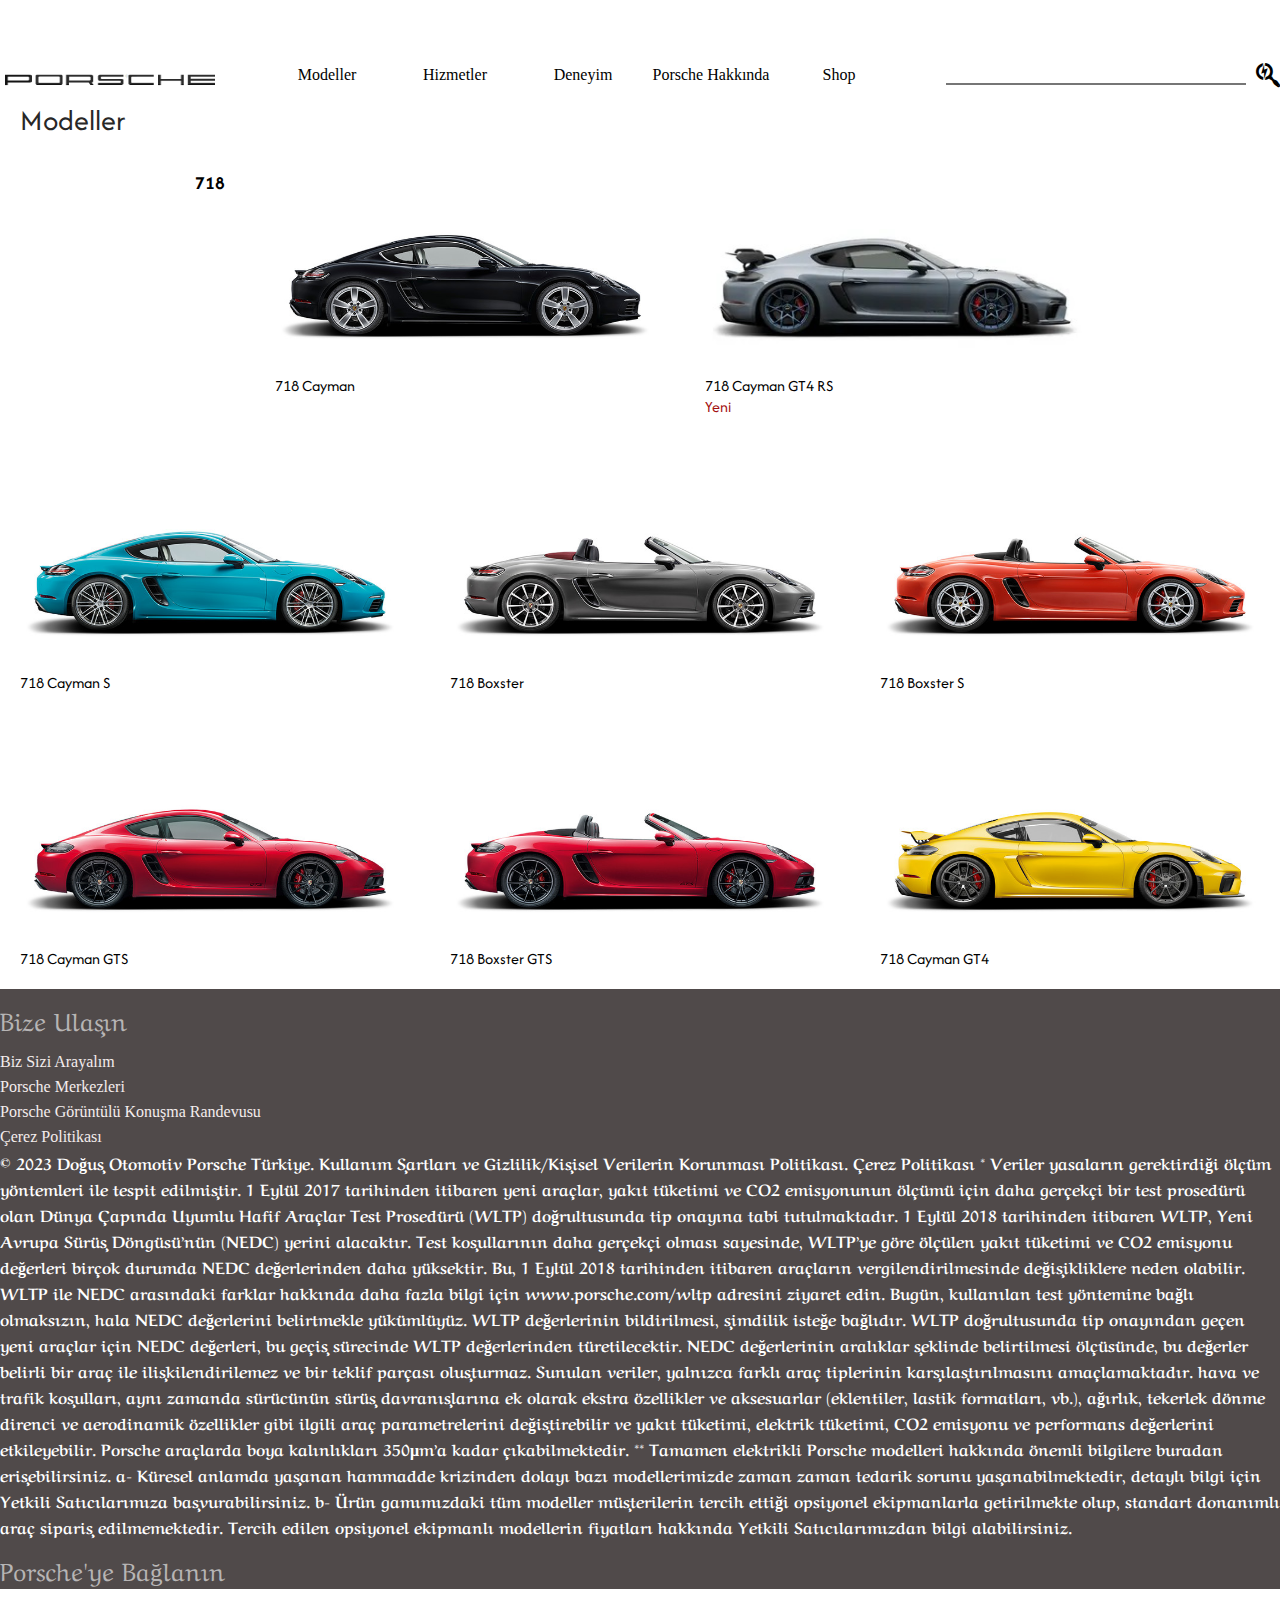
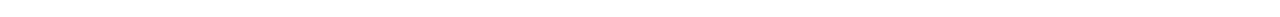
<file: Porsche/index.html>
<!DOCTYPE html>
<html lang="en">
<head>
    <meta charset="UTF-8">
    <meta name="viewport" content="width=device-width, initial-scale=1.0">
    <title>Modeller</title>
    <link rel="stylesheet" href="styles.css">
    <link rel="stylesheet" href="https://cdnjs.cloudflare.com/ajax/libs/font-awesome/6.5.1/css/all.min.css">
</head>
<body>
    <header>
        <img src="image/images/yazilogo.png" alt="">
        <ul class="menu">
            <li><a href="index.html">Modeller</a></li>
            <li><a href="hizmetzler.html">Hizmetler</a></li>
            <li><a href="deneyim.html">Deneyim</a></li>
            <li><a href="#">Porsche Hakkında</a></li>
            <li><a href="#">Shop</a></li>
        </ul>
        <div class="searchbutton">
            <input type="text" class="tbox-search">
            <a href="#">
                <i class="fa-brands fa-searchengin"></i>
            </a>
            </div>
    </header>
<main>
    <div class="texts">
    <p>Modeller</p>
    <h3>718</h3>
    <a href="http://127.0.0.1:5500/Porsche/Porsche/porsche.html"><input type="button" value="🠔" id="btngeri"></a>
</div>
<div class="box">
    <img src="img/1.jpg" alt="">
    <a href="https://www.porsche.com.tr/modeller/718-modelleri">718 Cayman</a>
</div>
<div class="box">
    <img src="img/2.jpg" alt="">
    <a href="https://www.porsche.com.tr/modeller/718-gts-cayman">718 Cayman GT4 RS</a>
    <p>Yeni</p>
</div>
<div class="box">
    <img src="img/3.jpg" alt="">
    <a href="https://www.porsche.com.tr/modeller/718-cayman-style-edition">718 Cayman S</a>
</div>
<div class="box">
    <img src="img/4.jpg" alt="">
    <a href="https://www.porsche.com.tr/modeller/718-boxster">718 Boxster</a>
</div>
<div class="box">
    <img src="img/5.jpg" alt="">
    <a href="https://www.porsche.com.tr/modeller/718-boxster-style-edition">718 Boxster S</a>
</div>
<div class="box">
        <img src="img/6.jpg" alt="">
<a href="https://www.porsche.com.tr/modeller/718-gts-cayman">718 Cayman GTS</a>
 </div>
<div class="box">
    <img src="img/7.jpg" alt="">
<a href="https://www.porsche.com.tr/modeller/718-gts-boxster">718 Boxster GTS</a>
</div>
<div class="box">
        <img src="img/8.jpg" alt="">
    <a href="https://www.porsche.com.tr/modeller/718-gts-cayman">718 Cayman GT4</a>
</div>
</main>
    <footer>
        <ul class="ulas">
            <p>Bize Ulaşın</p>
            <li><a href="https://www.porsche.com.tr/biz-sizi-arayalim">Biz Sizi Arayalım</a></li>
            <li><a href="https://www.porsche.com.tr/bir-porsche-merkezi-bul">Porsche Merkezleri</a></li>
            <li><a href="https://www.porsche.com.tr/goruntulu-konusma-randevu-talep-formu">Porsche Görüntülü Konuşma Randevusu</a></li>
            <li><a href="https://www.porsche.com.tr/cerez-politikasi">Çerez Politikası</a></li>
        </ul>
        <h4>
            © 2023 Doğuş Otomotiv Porsche Türkiye.  Kullanım Şartları ve Gizlilik/Kişisel Verilerin Korunması Politikası. Çerez Politikası 

            * Veriler yasaların gerektirdiği ölçüm yöntemleri ile tespit edilmiştir. 1 Eylül 2017 tarihinden itibaren yeni araçlar, yakıt tüketimi ve CO2 emisyonunun ölçümü için daha gerçekçi bir test prosedürü olan Dünya Çapında Uyumlu Hafif Araçlar Test Prosedürü (WLTP) doğrultusunda tip onayına tabi tutulmaktadır. 1 Eylül 2018 tarihinden itibaren WLTP, Yeni Avrupa Sürüş Döngüsü’nün (NEDC) yerini alacaktır. Test koşullarının daha gerçekçi olması sayesinde, WLTP’ye göre ölçülen yakıt tüketimi ve CO2 emisyonu değerleri birçok durumda NEDC değerlerinden daha yüksektir. Bu, 1 Eylül 2018 tarihinden itibaren araçların vergilendirilmesinde değişikliklere neden olabilir. WLTP ile NEDC arasındaki farklar hakkında daha fazla bilgi için www.porsche.com/wltp adresini ziyaret edin.
            
            Bugün, kullanılan test yöntemine bağlı olmaksızın, hala NEDC değerlerini belirtmekle yükümlüyüz. WLTP değerlerinin bildirilmesi, şimdilik isteğe bağlıdır. WLTP doğrultusunda tip onayından geçen yeni araçlar için NEDC değerleri, bu geçiş sürecinde WLTP değerlerinden türetilecektir. NEDC değerlerinin aralıklar şeklinde belirtilmesi ölçüsünde, bu değerler belirli bir araç ile ilişkilendirilemez ve bir teklif parçası oluşturmaz. Sunulan veriler, yalnızca farklı araç tiplerinin karşılaştırılmasını amaçlamaktadır. hava ve trafik koşulları, aynı zamanda sürücünün sürüş davranışlarına ek olarak ekstra özellikler ve aksesuarlar (eklentiler, lastik formatları, vb.), ağırlık, tekerlek dönme direnci ve aerodinamik özellikler gibi ilgili araç parametrelerini değiştirebilir ve yakıt tüketimi, elektrik tüketimi, CO2 emisyonu ve performans değerlerini etkileyebilir.
            
            Porsche araçlarda boya kalınlıkları 350μm’a kadar çıkabilmektedir.
            
            ** Tamamen elektrikli Porsche modelleri hakkında önemli bilgilere buradan erişebilirsiniz.
            
            a- Küresel anlamda yaşanan hammadde krizinden dolayı bazı modellerimizde zaman zaman tedarik sorunu yaşanabilmektedir, detaylı bilgi için Yetkili Satıcılarımıza başvurabilirsiniz.
            b- Ürün gamımızdaki tüm modeller müşterilerin tercih ettiği opsiyonel ekipmanlarla getirilmekte olup, standart donanımlı araç sipariş edilmemektedir. Tercih edilen opsiyonel ekipmanlı modellerin fiyatları hakkında Yetkili Satıcılarımızdan bilgi alabilirsiniz. </h4>
        <ul class="baglan">
            <p>Porsche'ye Bağlanın</p>
            <a href="https://www.instagram.com/porscheturkiye/"><i class="fa-brands fa-instagram"></i></a>
            <a href="https://www.youtube.com/channel/UCpvFEymHxtyckeqVWWT1DRQ"><i class="fa-brands fa-youtube"></i></a>
            <a href="https://twitter.com/porsche"><i class="fa-brands fa-twitter"></i></a>
            <a href="https://www.facebook.com/porsche/"><i class="fa-brands fa-facebook"></i></a>
            <a href="https://tr.pinterest.com/porsche/"><i class="fa-brands fa-pinterest"></i></a>
        </ul>
    </footer>
</body>
</html>
</file>
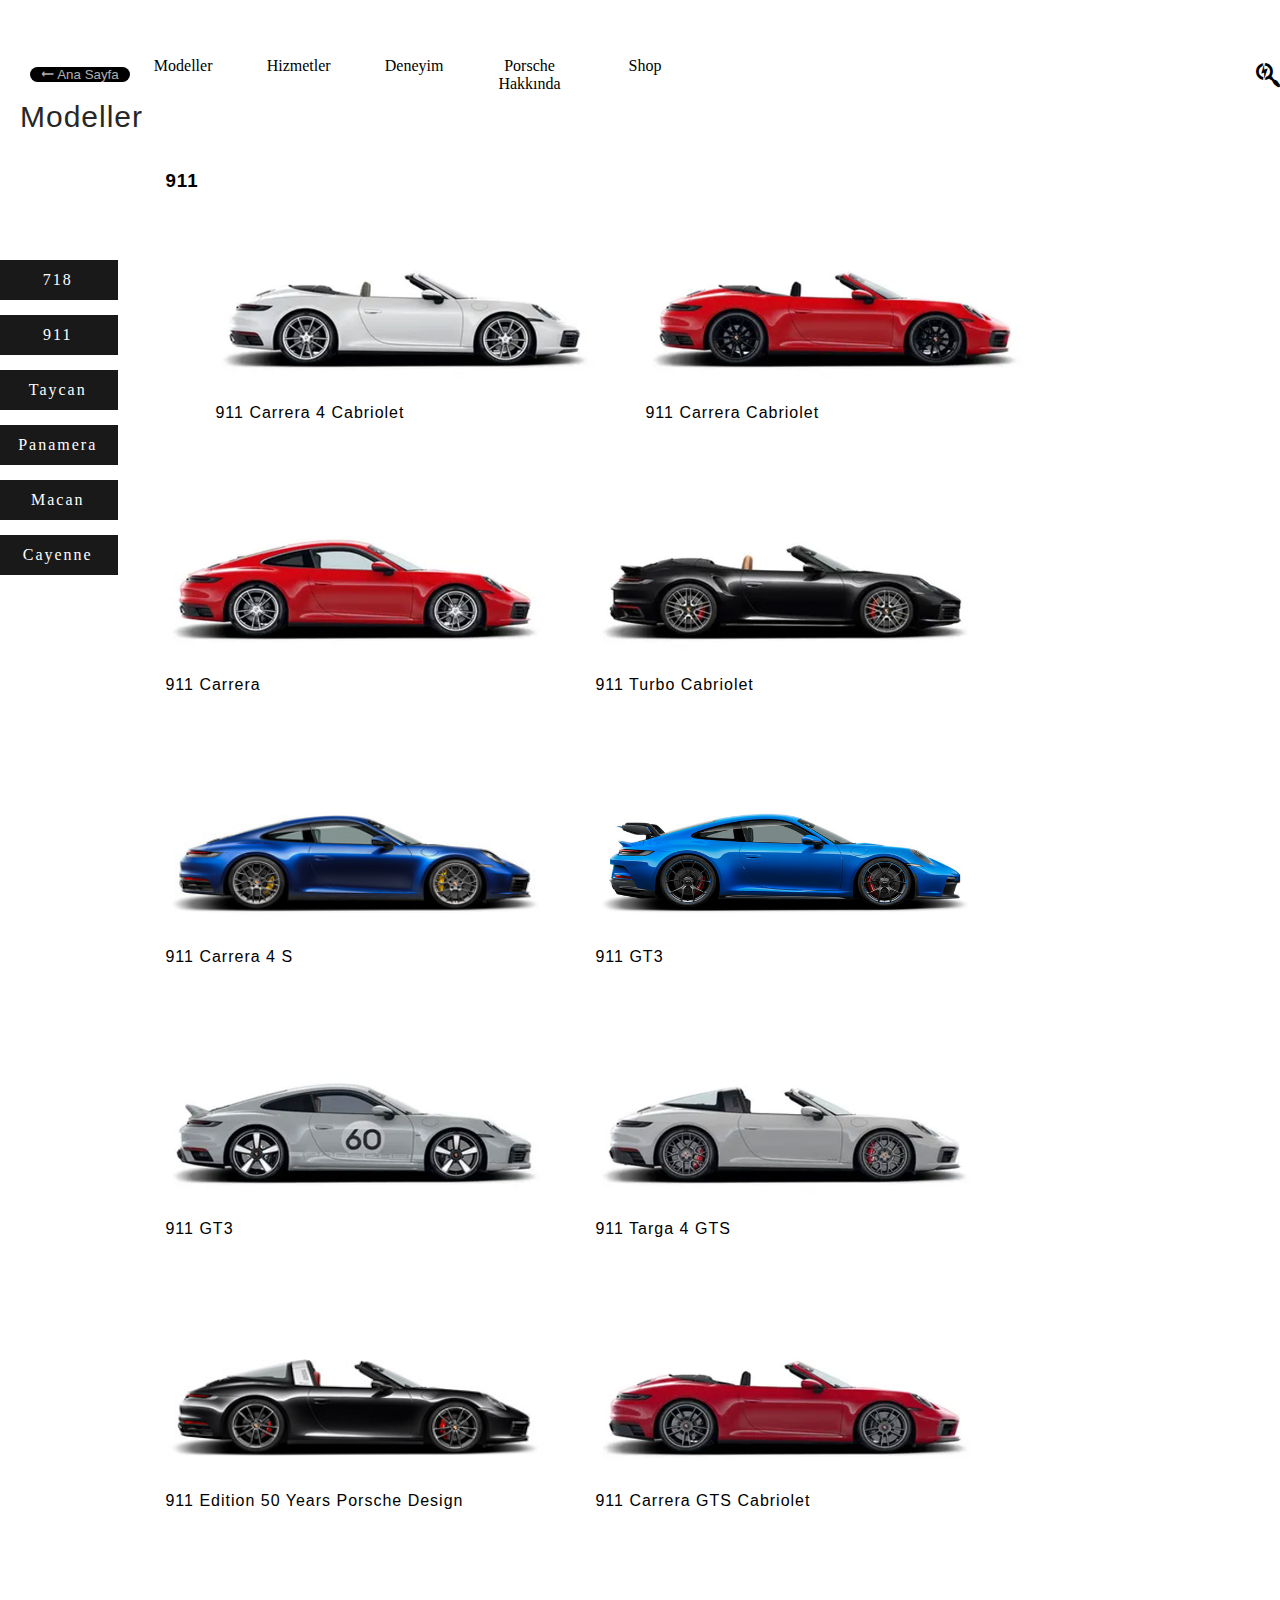
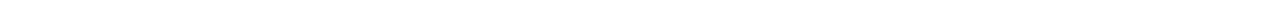
<file: Porsche/911.html>
<!DOCTYPE html>
<html lang="en">
<head>
    <meta charset="UTF-8">
    <meta name="viewport" content="width=device-width, initial-scale=1.0">
    <title>911</title>
    <link rel="stylesheet" href="911.css">
    <link rel="stylesheet" href="https://cdnjs.cloudflare.com/ajax/libs/font-awesome/6.5.1/css/all.min.css">
</head>
<body>
    <aside>
        <a href="index.html">718</a>
        <a href="911.html">911</a>
        <a href="taycan.html">Taycan</a>
        <a href="panamera.html">Panamera</a>
        <a href="macan.html">Macan</a>
        <a href="cayenne.html">Cayenne</a>
    </aside>
    <header>
        <ul class="menu">
            <li><a href="index.html">Modeller</a></li>
            <li><a href="hizmetzler.html">Hizmetler</a></li>
            <li><a href="deneyim.html">Deneyim</a></li>
            <li><a href="#">Porsche Hakkında</a></li>
            <li><a href="#">Shop</a></li>
        </ul>
        <div class="searchbutton">
            <input type="text" class="tbox-search">
            <a href="index.html">
                <i class="fa-brands fa-searchengin"></i>
            </a>
            </div>
    </header>
<main>
    <div class="texts">
    <p>Modeller</p>
    <h3>911</h3>
    <a href="porsche.html"><input type="button" value="🠔 Ana Sayfa" id="btngeri"></a>
</div>
<div class="box">
    <img src="imgs/1.jpg" alt="">
    <a href="https://www.porsche.com.tr/modeller/718-modelleri">911 Carrera 4 Cabriolet</a>
</div>
<div class="box">
    <img src="imgs/2.jpg" alt="">
    <a href="https://www.porsche.com.tr/modeller/718-gts-cayman">911 Carrera Cabriolet</a>
</div>
<div class="box">
    <img src="imgs/3.jpg" alt="">
    <a href="https://www.porsche.com.tr/modeller/718-cayman-style-edition">911 Carrera</a>
</div>
<div class="box">
    <img src="imgs/4.jpg" alt="">
    <a href="https://www.porsche.com.tr/modeller/718-boxster">911 Turbo Cabriolet</a>
</div>
<div class="box">
    <img src="imgs/5.jpg" alt="">
    <a href="https://www.porsche.com.tr/modeller/718-boxster-style-edition">911 Carrera 4 S</a>
</div>
<div class="box">
        <img src="imgs/6.jpg" alt="">
<a href="https://www.porsche.com.tr/modeller/718-gts-cayman">911 GT3</a>
 </div>
<div class="box">
    <img src="imgs/7.jpg" alt="">
<a href="https://www.porsche.com.tr/modeller/718-gts-boxster">911 GT3</a>
</div>
<div class="box">
        <img src="imgs/8.jpg" alt="">
    <a href="https://www.porsche.com.tr/modeller/718-gts-cayman">911 Targa 4 GTS</a>
</div>
<div class="box">
    <img src="imgs/9.jpg" alt="">
<a href="https://www.porsche.com.tr/modeller/718-gts-cayman">911 Edition 50 Years Porsche Design</a>
</div>
</div>
<div class="box">
    <img src="imgs/10.jpg" alt="">
<a href="https://www.porsche.com.tr/modeller/718-gts-cayman">911 Carrera GTS Cabriolet</a>
</div>
</main>
</body>
</html>
</file>
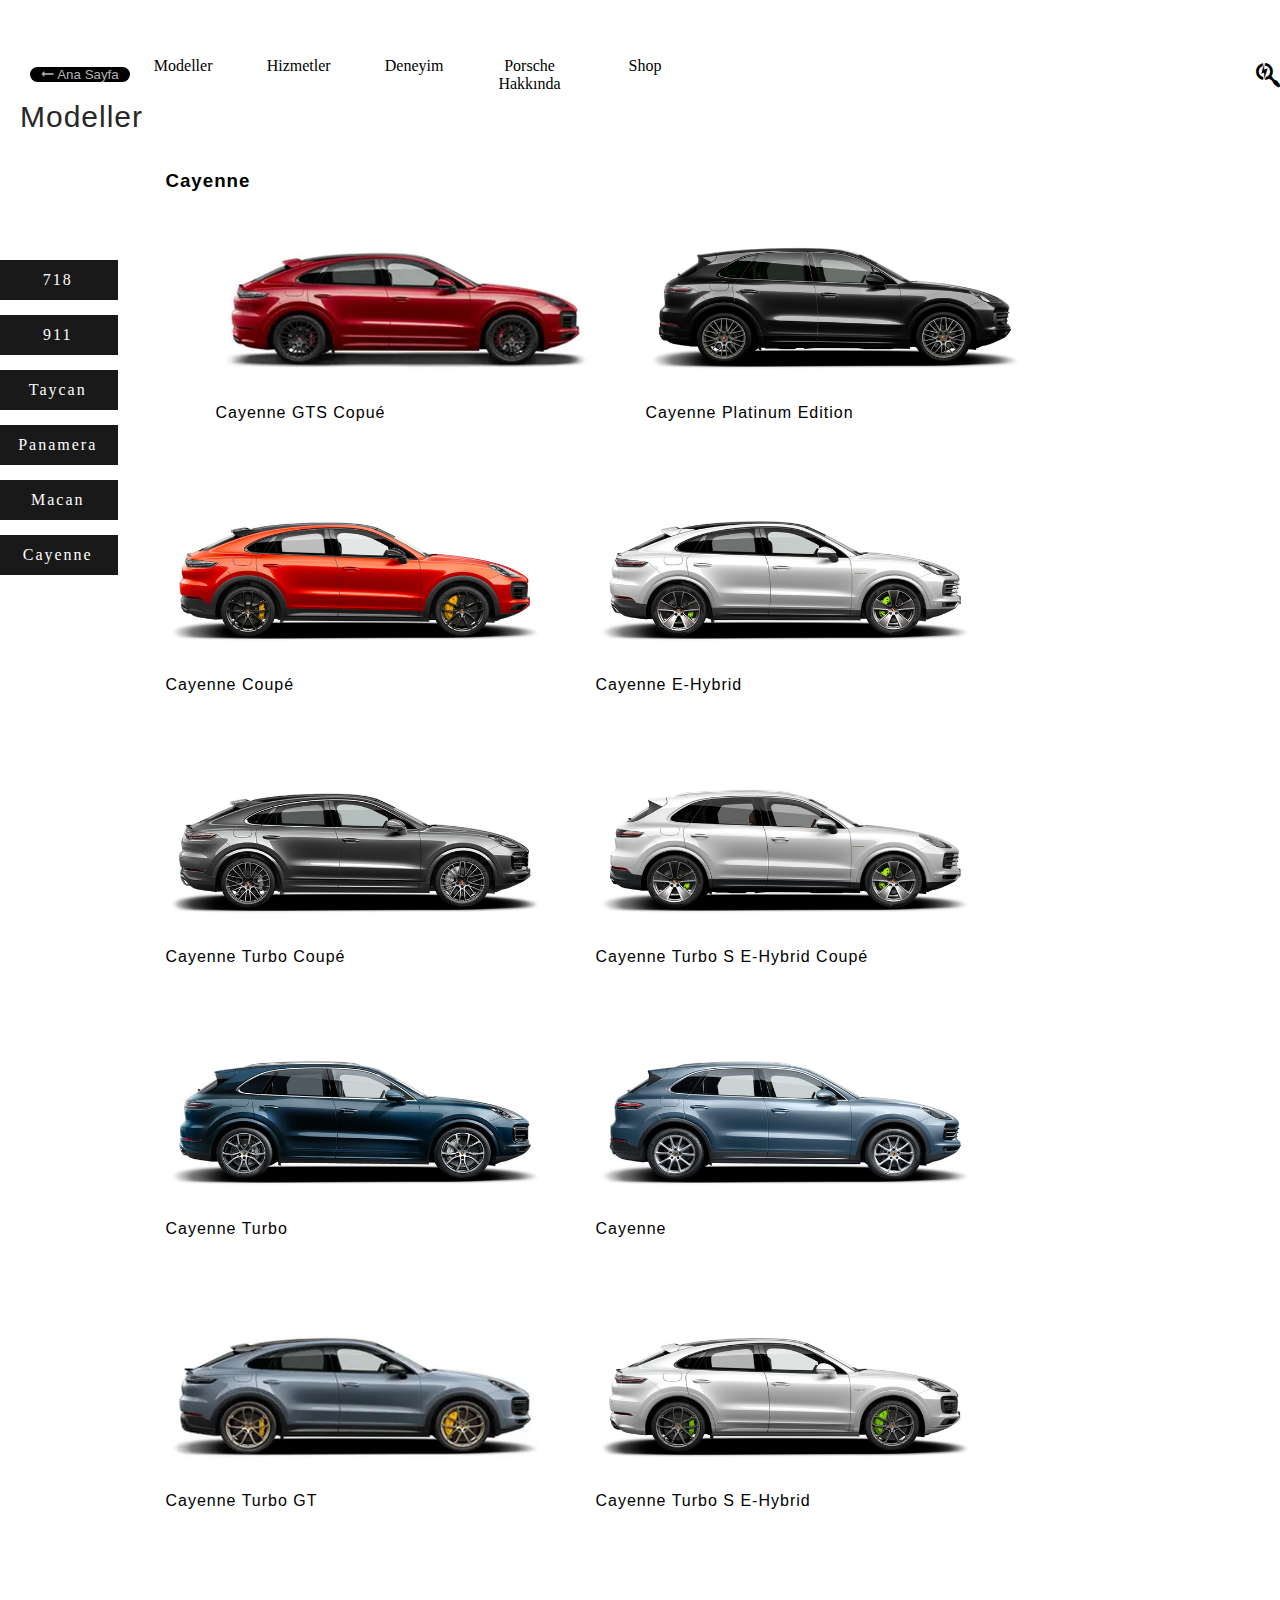
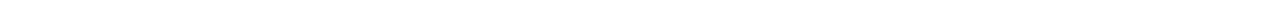
<file: Porsche/cayenne.html>
<!DOCTYPE html>
<html lang="en">
<head>
    <meta charset="UTF-8">
    <meta name="viewport" content="width=device-width, initial-scale=1.0">
    <title>Cayenne</title>
    <link rel="stylesheet" href="911.css">
    <link rel="stylesheet" href="https://cdnjs.cloudflare.com/ajax/libs/font-awesome/6.5.1/css/all.min.css">
</head>
<body>
    <aside>
        <a href="index.html">718</a>
        <a href="911.html">911</a>
        <a href="taycan.html">Taycan</a>
        <a href="panamera.html">Panamera</a>
        <a href="macan.html">Macan</a>
        <a href="cayenne.html">Cayenne</a>
    </aside>
    <header>
        <ul class="menu">
            <li><a href="index.html">Modeller</a></li>
            <li><a href="hizmetzler.html">Hizmetler</a></li>
            <li><a href="deneyim.html">Deneyim</a></li>
            <li><a href="#">Porsche Hakkında</a></li>
            <li><a href="#">Shop</a></li>
        </ul>
        <div class="searchbutton">
            <input type="text" class="tbox-search">
            <a href="index.html">
                <i class="fa-brands fa-searchengin"></i>
            </a>
            </div>
    </header>
<main>
    <div class="texts">
    <p>Modeller</p>
    <h3>Cayenne</h3>
    <a href="http://127.0.0.1:5500/Porsche/Porsche/porsche.html"><input type="button" value="🠔 Ana Sayfa" id="btngeri"></a>
</div>
<div class="box">
    <img src="images/c1.jpg" alt="">
    <a href="https://www.porsche.com.tr/modeller/cayenne-gts-coupe">Cayenne GTS Copué</a>
</div>
<div class="box">
    <img src="images/c2.jpg" alt="">
    <a href="https://www.porsche.com.tr/modeller/cayenne-platinum-edition">Cayenne Platinum Edition</a>
</div>
<div class="box">
    <img src="images/c3.jpg" alt="">
    <a href="https://www.porsche.com.tr/modeller/cayenne-coupe">Cayenne Coupé</a>
</div>
<div class="box">
    <img src="images/c4.jpg" alt="">
    <a href="https://www.porsche.com.tr/modeller/cayenne-e-hybrid">Cayenne E-Hybrid</a>
</div>
<div class="box">
    <img src="images/c5.jpg" alt="">
    <a href="https://www.porsche.com.tr/modeller/718-boxster-style-edition">Cayenne Turbo Coupé</a>
</div>
<div class="box">
        <img src="images/c6.jpg" alt="">
<a href="https://www.porsche.com.tr/modeller/718-gts-cayman">Cayenne Turbo S E-Hybrid Coupé</a>
 </div>
<div class="box">
    <img src="images/c7.jpg" alt="">
<a href="https://www.porsche.com.tr/modeller/718-gts-boxster">Cayenne Turbo</a>
</div>
<div class="box">
        <img src="images/c8.jpg" alt="">
    <a href="https://www.porsche.com.tr/modeller/718-gts-cayman">Cayenne</a>
</div>
<div class="box">
    <img src="images/c9.jpg" alt="">
<a href="https://www.porsche.com.tr/modeller/718-gts-cayman">Cayenne Turbo GT</a>
</div>
<div class="box">
    <img src="images/c10.jpg" alt="">
<a href="https://www.porsche.com.tr/modeller/718-gts-cayman">Cayenne Turbo S E-Hybrid</a>
</div>
</main>
</body>
</html>
</file>
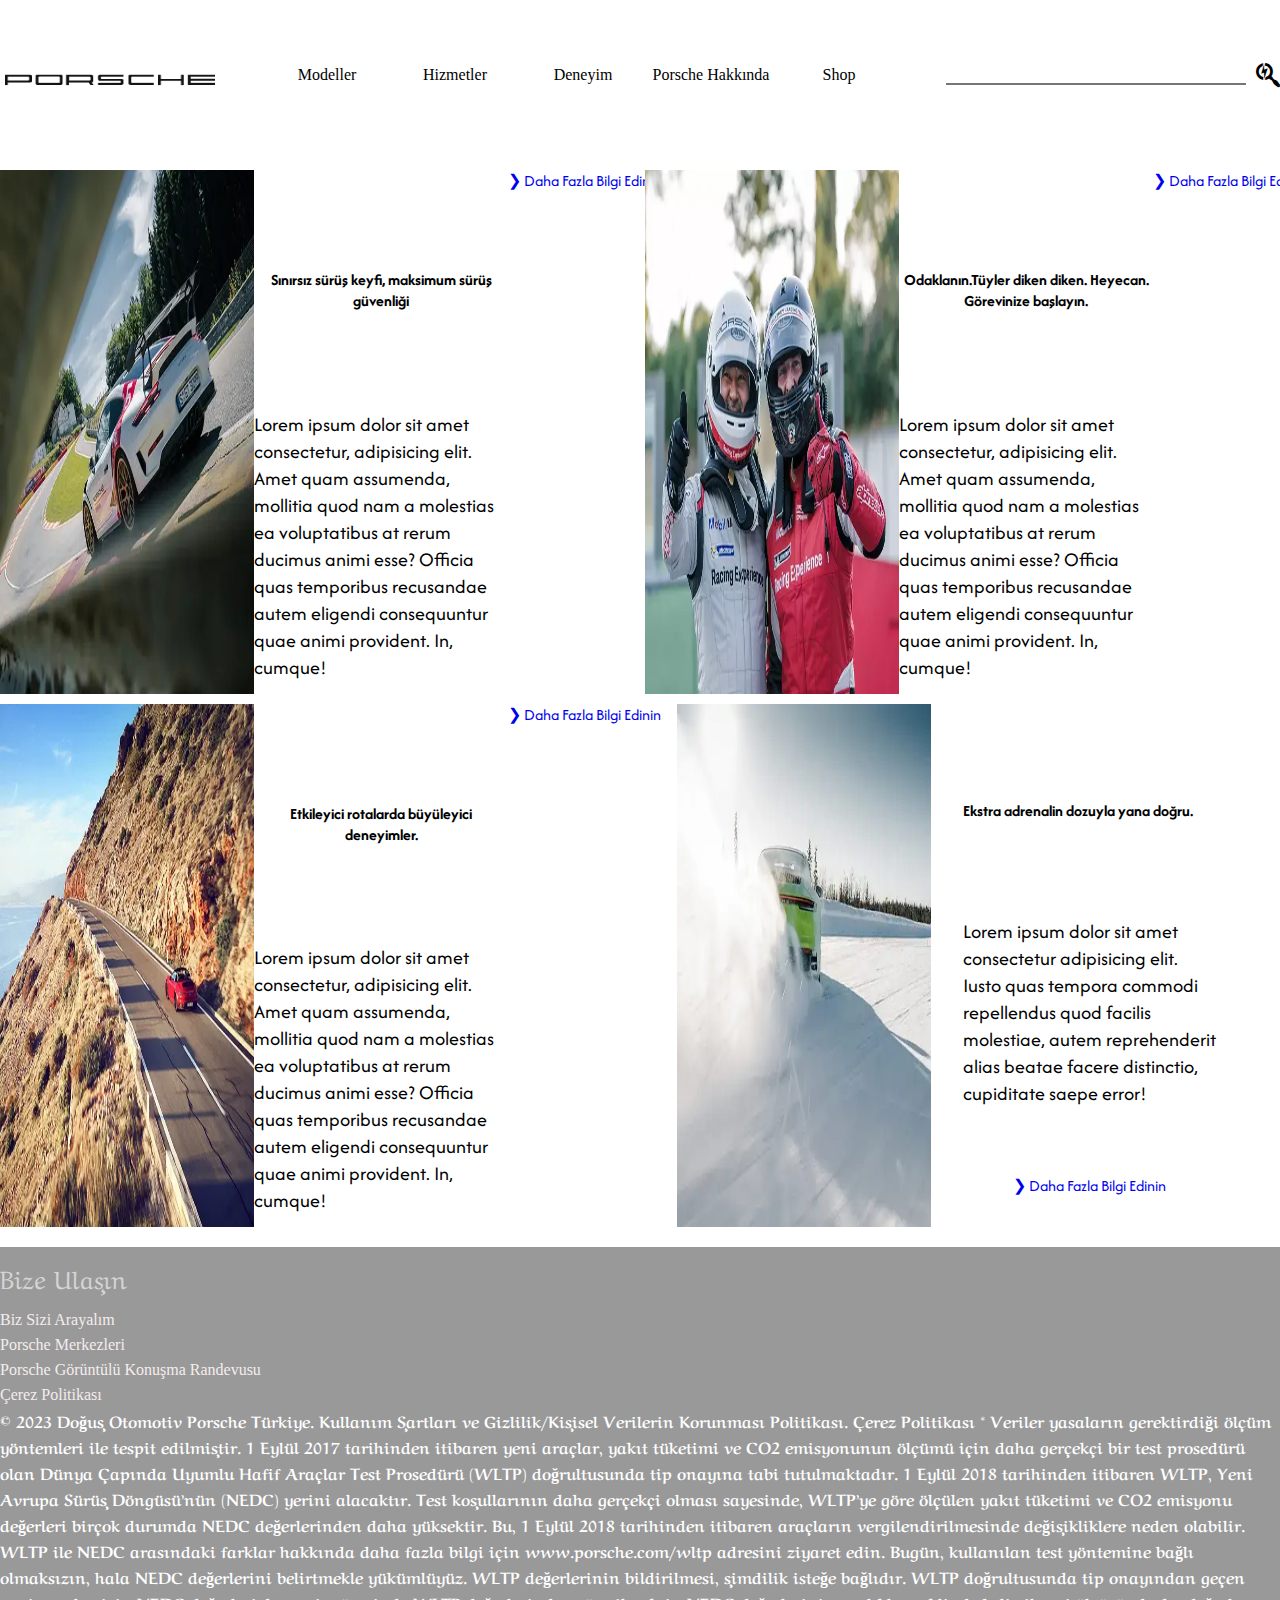
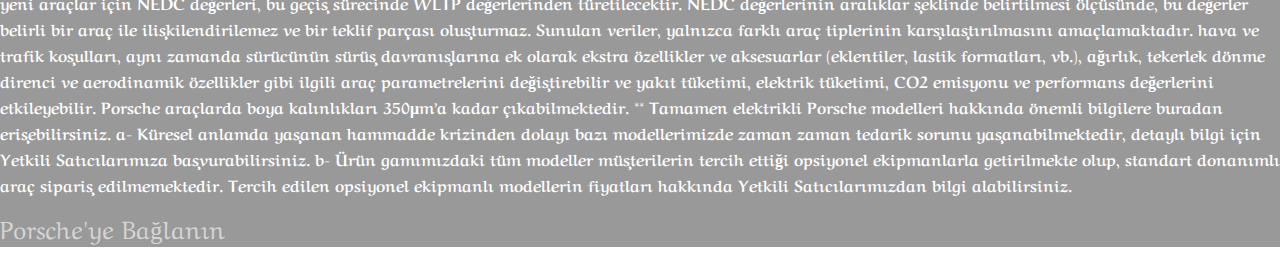
<file: Porsche/deneyim.html>
<!DOCTYPE html>
<html lang="en">
<head>
    <meta charset="UTF-8">
    <meta name="viewport" content="width=device-width, initial-scale=1.0">
    <title>Deneyim</title>
    <link rel="stylesheet" href="deneyim.css">
    <link rel="stylesheet" href="https://cdnjs.cloudflare.com/ajax/libs/font-awesome/6.5.1/css/all.min.css">
</head>
<body>
    <header>
        <img src="image/images/yazilogo.png" alt="">
        <ul class="menu">
            <li><a href="index.html">Modeller</a></li>
            <li><a href="hizmetzler.html">Hizmetler</a></li>
            <li><a href="deneyim.html">Deneyim</a></li>
            <li><a href="https://www.porsche.com.tr/porsche-hakkinda">Porsche Hakkında</a></li>
            <li><a href="shop.html">Shop</a></li>
        </ul>
        <div class="searchbutton">
            <input type="text" class="tbox-search">
            <a href="index.html">
                <i class="fa-brands fa-searchengin"></i>
            </a>
            </div>
    </header>
    <main>
<div class="kutu">
<img src="images/1.webp" alt="">
<h4>Sınırsız sürüş keyfi, maksimum  sürüş güvenliği</h4>
<p>Lorem ipsum dolor sit amet consectetur, adipisicing elit. Amet quam assumenda, mollitia quod nam a molestias ea voluptatibus at rerum ducimus animi esse? Officia quas temporibus recusandae autem eligendi consequuntur quae animi provident. In, cumque!</p>
<a href="https://experience.porsche.com/track/track-experience/about-track-experience">❯  Daha Fazla Bilgi Edinin</a>
</div>
<div class="kutu">
    <img src="images/2.webp" alt="">
    <h4>Odaklanın.Tüyler diken diken. Heyecan. Görevinize başlayın.</h4>
    <p>Lorem ipsum dolor sit amet consectetur, adipisicing elit. Amet quam assumenda, mollitia quod nam a molestias ea voluptatibus at rerum ducimus animi esse? Officia quas temporibus recusandae autem eligendi consequuntur quae animi provident. In, cumque!</p>
    <a href="https://experience.porsche.com/track/track-experience/about-track-experience">❯  Daha Fazla Bilgi Edinin</a>
    </div>
    <div class="kutu">
        <img src="images/3.webp" alt="">
        <h4>Etkileyici rotalarda büyüleyici deneyimler.</h4>
        <p>Lorem ipsum dolor sit amet consectetur, adipisicing elit. Amet quam assumenda, mollitia quod nam a molestias ea voluptatibus at rerum ducimus animi esse? Officia quas temporibus recusandae autem eligendi consequuntur quae animi provident. In, cumque!</p>
        <a href="https://experience.porsche.com/track/track-experience/about-track-experience">❯  Daha Fazla Bilgi Edinin</a>
        </div>
        <div class="kutu">
            <img src="images/4.webp" alt="">
            <h4>Ekstra adrenalin dozuyla yana doğru.</h4>
            <p>Lorem ipsum dolor sit amet consectetur adipisicing elit. Iusto quas tempora commodi repellendus quod facilis molestiae, autem reprehenderit alias beatae facere distinctio, cupiditate saepe error!</p>
            <a href="https://experience.porsche.com/track/track-experience/about-track-experience">❯  Daha Fazla Bilgi Edinin</a>
            </div>
    </main>
    <footer>
        <ul class="ulas">
            <p>Bize Ulaşın</p>
            <li><a href="https://www.porsche.com.tr/biz-sizi-arayalim">Biz Sizi Arayalım</a></li>
            <li><a href="https://www.porsche.com.tr/bir-porsche-merkezi-bul">Porsche Merkezleri</a></li>
            <li><a href="https://www.porsche.com.tr/goruntulu-konusma-randevu-talep-formu">Porsche Görüntülü Konuşma Randevusu</a></li>
            <li><a href="https://www.porsche.com.tr/cerez-politikasi">Çerez Politikası</a></li>
        </ul>
        <h4>
            © 2023 Doğuş Otomotiv Porsche Türkiye.  Kullanım Şartları ve Gizlilik/Kişisel Verilerin Korunması Politikası. Çerez Politikası 

            * Veriler yasaların gerektirdiği ölçüm yöntemleri ile tespit edilmiştir. 1 Eylül 2017 tarihinden itibaren yeni araçlar, yakıt tüketimi ve CO2 emisyonunun ölçümü için daha gerçekçi bir test prosedürü olan Dünya Çapında Uyumlu Hafif Araçlar Test Prosedürü (WLTP) doğrultusunda tip onayına tabi tutulmaktadır. 1 Eylül 2018 tarihinden itibaren WLTP, Yeni Avrupa Sürüş Döngüsü’nün (NEDC) yerini alacaktır. Test koşullarının daha gerçekçi olması sayesinde, WLTP’ye göre ölçülen yakıt tüketimi ve CO2 emisyonu değerleri birçok durumda NEDC değerlerinden daha yüksektir. Bu, 1 Eylül 2018 tarihinden itibaren araçların vergilendirilmesinde değişikliklere neden olabilir. WLTP ile NEDC arasındaki farklar hakkında daha fazla bilgi için www.porsche.com/wltp adresini ziyaret edin.
            
            Bugün, kullanılan test yöntemine bağlı olmaksızın, hala NEDC değerlerini belirtmekle yükümlüyüz. WLTP değerlerinin bildirilmesi, şimdilik isteğe bağlıdır. WLTP doğrultusunda tip onayından geçen yeni araçlar için NEDC değerleri, bu geçiş sürecinde WLTP değerlerinden türetilecektir. NEDC değerlerinin aralıklar şeklinde belirtilmesi ölçüsünde, bu değerler belirli bir araç ile ilişkilendirilemez ve bir teklif parçası oluşturmaz. Sunulan veriler, yalnızca farklı araç tiplerinin karşılaştırılmasını amaçlamaktadır. hava ve trafik koşulları, aynı zamanda sürücünün sürüş davranışlarına ek olarak ekstra özellikler ve aksesuarlar (eklentiler, lastik formatları, vb.), ağırlık, tekerlek dönme direnci ve aerodinamik özellikler gibi ilgili araç parametrelerini değiştirebilir ve yakıt tüketimi, elektrik tüketimi, CO2 emisyonu ve performans değerlerini etkileyebilir.
            
            Porsche araçlarda boya kalınlıkları 350μm’a kadar çıkabilmektedir.
            
            ** Tamamen elektrikli Porsche modelleri hakkında önemli bilgilere buradan erişebilirsiniz.
            
            a- Küresel anlamda yaşanan hammadde krizinden dolayı bazı modellerimizde zaman zaman tedarik sorunu yaşanabilmektedir, detaylı bilgi için Yetkili Satıcılarımıza başvurabilirsiniz.
            b- Ürün gamımızdaki tüm modeller müşterilerin tercih ettiği opsiyonel ekipmanlarla getirilmekte olup, standart donanımlı araç sipariş edilmemektedir. Tercih edilen opsiyonel ekipmanlı modellerin fiyatları hakkında Yetkili Satıcılarımızdan bilgi alabilirsiniz. </h4>
        <ul class="baglan">
            <p>Porsche'ye Bağlanın</p>
            <a href="https://www.instagram.com/porscheturkiye/"><i class="fa-brands fa-instagram"></i></a>
            <a href="https://www.youtube.com/channel/UCpvFEymHxtyckeqVWWT1DRQ"><i class="fa-brands fa-youtube"></i></a>
            <a href="https://twitter.com/porsche"><i class="fa-brands fa-twitter"></i></a>
            <a href="https://www.facebook.com/porsche/"><i class="fa-brands fa-facebook"></i></a>
            <a href="https://tr.pinterest.com/porsche/"><i class="fa-brands fa-pinterest"></i></a>
        </ul>
    </footer>
</file>
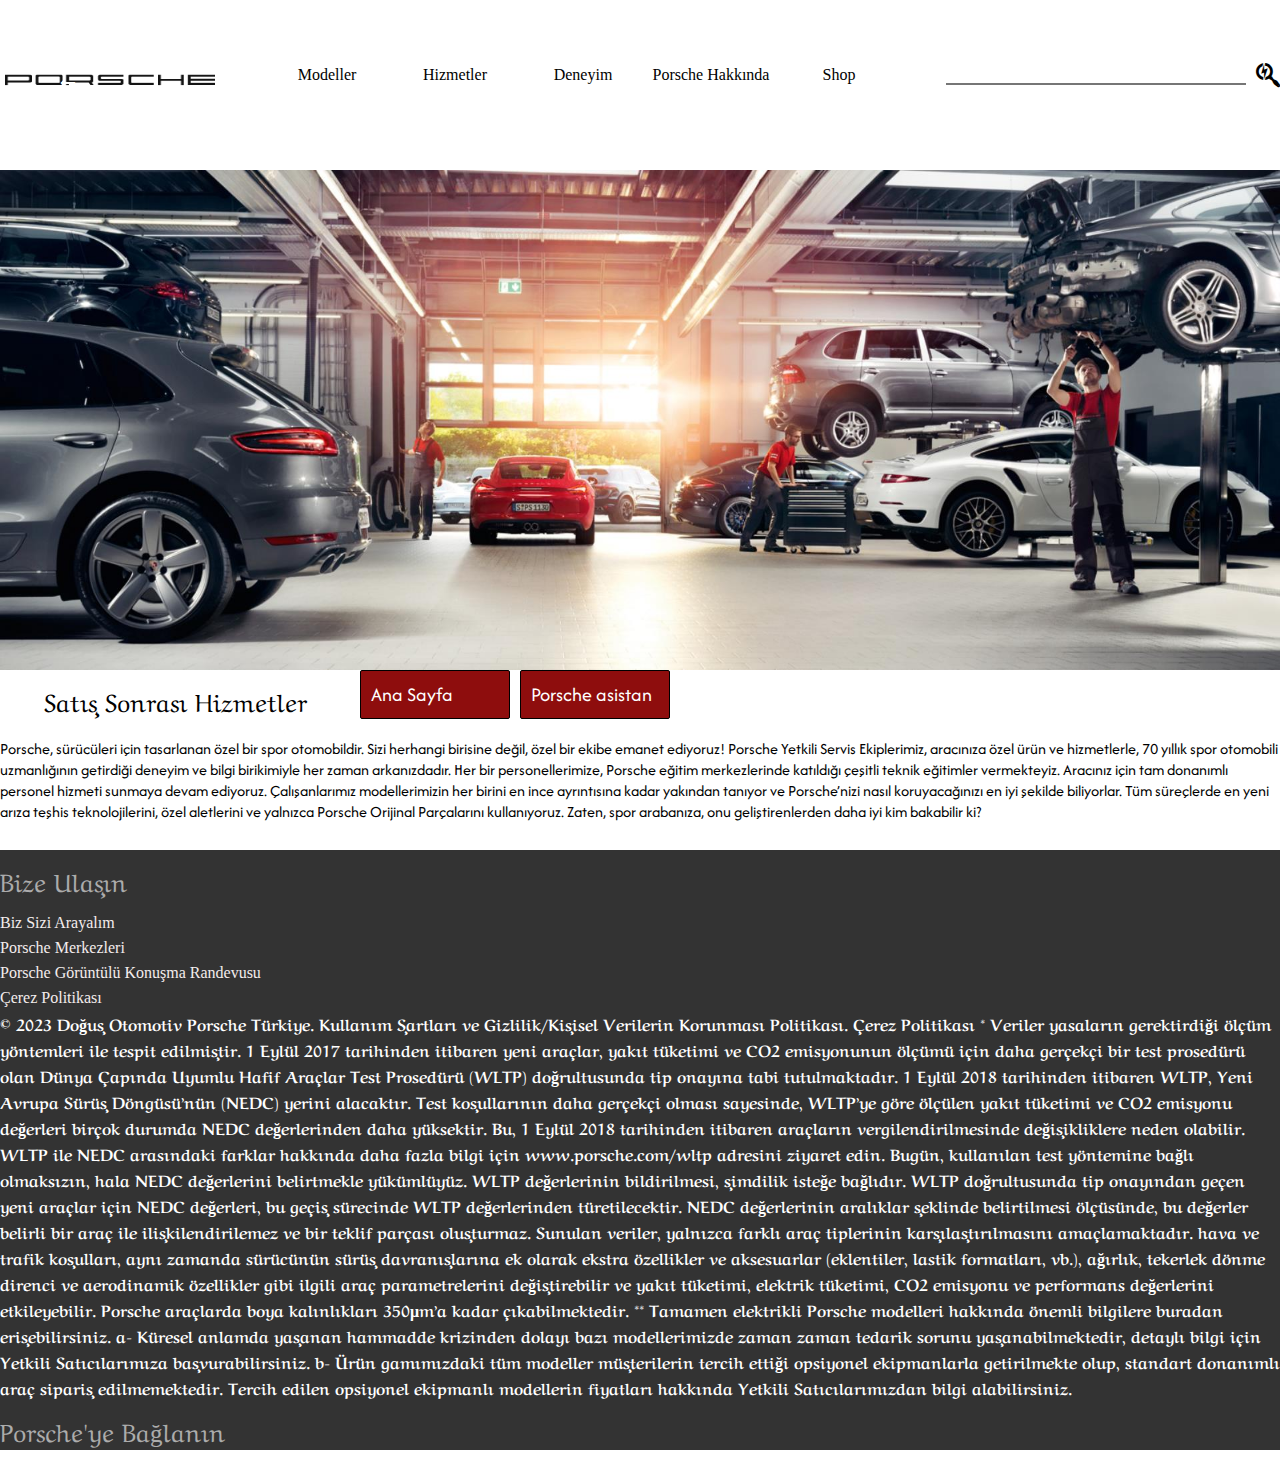
<file: Porsche/hizmetzler.html>
<!DOCTYPE html>
<html lang="en">
<head>
    <meta charset="UTF-8">
    <meta name="viewport" content="width=device-width, initial-scale=1.0">
    <title>Hizmetler</title>
    <link rel="stylesheet" href="hizmetler.css">
    <link rel="stylesheet" href="https://cdnjs.cloudflare.com/ajax/libs/font-awesome/6.5.1/css/all.min.css">
</head>
<body>
    <header>
        <img src="image/images/yazilogo.png" alt="">
        <ul class="menu">
            <li><a href="index.html">Modeller</a></li>
            <li><a href="hizmetzler.html">Hizmetler</a></li>
            <li><a href="deneyim.html">Deneyim</a></li>
            <li><a href="https://www.porsche.com.tr/porsche-hakkinda">Porsche Hakkında</a></li>
            <li><a href="shop.html">Shop</a></li>
        </ul>
        <div class="searchbutton">
            <input type="text" class="tbox-search">
            <a href="index.html">
                <i class="fa-brands fa-searchengin"></i>
            </a>
            </div>
    </header>
    <main>
        <a class="abtn" href="http://127.0.0.1:5500/Porsche/Porsche/porsche.html">🠔</a>
<img src="image/images/hizmetlerp.jpg" alt="">
<ul><p>Satış Sonrası Hizmetler</p>
<li><a href="porsche.html">Ana Sayfa</a></li>
<li><a href="#">Porsche asistan</a></li>
</ul>
<p>Porsche, sürücüleri için tasarlanan özel bir spor otomobildir. Sizi herhangi birisine değil, özel bir ekibe emanet ediyoruz!
    Porsche Yetkili Servis Ekiplerimiz, aracınıza özel ürün ve hizmetlerle, 70 yıllık spor otomobili uzmanlığının getirdiği deneyim ve bilgi 
    birikimiyle her zaman arkanızdadır. Her bir personellerimize, Porsche eğitim merkezlerinde katıldığı çeşitli teknik eğitimler vermekteyiz. 
    Aracınız için tam donanımlı personel hizmeti sunmaya devam ediyoruz. Çalışanlarımız modellerimizin her birini en ince ayrıntısına kadar yakından tanıyor ve 
    Porsche’nizi nasıl koruyacağınızı en iyi şekilde biliyorlar. Tüm süreçlerde en yeni arıza teşhis teknolojilerini, özel aletlerini ve yalnızca Porsche Orijinal Parçalarını 
    kullanıyoruz. Zaten, spor arabanıza, onu geliştirenlerden daha iyi kim bakabilir ki?
</p>
    </main>
    <footer>
        <ul class="ulas">
            <p>Bize Ulaşın</p>
            <li><a href="https://www.porsche.com.tr/biz-sizi-arayalim">Biz Sizi Arayalım</a></li>
            <li><a href="https://www.porsche.com.tr/bir-porsche-merkezi-bul">Porsche Merkezleri</a></li>
            <li><a href="https://www.porsche.com.tr/goruntulu-konusma-randevu-talep-formu">Porsche Görüntülü Konuşma Randevusu</a></li>
            <li><a href="https://www.porsche.com.tr/cerez-politikasi">Çerez Politikası</a></li>
        </ul>
        <h4>
            © 2023 Doğuş Otomotiv Porsche Türkiye.  Kullanım Şartları ve Gizlilik/Kişisel Verilerin Korunması Politikası. Çerez Politikası 

            * Veriler yasaların gerektirdiği ölçüm yöntemleri ile tespit edilmiştir. 1 Eylül 2017 tarihinden itibaren yeni araçlar, yakıt tüketimi ve CO2 emisyonunun ölçümü için daha gerçekçi bir test prosedürü olan Dünya Çapında Uyumlu Hafif Araçlar Test Prosedürü (WLTP) doğrultusunda tip onayına tabi tutulmaktadır. 1 Eylül 2018 tarihinden itibaren WLTP, Yeni Avrupa Sürüş Döngüsü’nün (NEDC) yerini alacaktır. Test koşullarının daha gerçekçi olması sayesinde, WLTP’ye göre ölçülen yakıt tüketimi ve CO2 emisyonu değerleri birçok durumda NEDC değerlerinden daha yüksektir. Bu, 1 Eylül 2018 tarihinden itibaren araçların vergilendirilmesinde değişikliklere neden olabilir. WLTP ile NEDC arasındaki farklar hakkında daha fazla bilgi için www.porsche.com/wltp adresini ziyaret edin.
            
            Bugün, kullanılan test yöntemine bağlı olmaksızın, hala NEDC değerlerini belirtmekle yükümlüyüz. WLTP değerlerinin bildirilmesi, şimdilik isteğe bağlıdır. WLTP doğrultusunda tip onayından geçen yeni araçlar için NEDC değerleri, bu geçiş sürecinde WLTP değerlerinden türetilecektir. NEDC değerlerinin aralıklar şeklinde belirtilmesi ölçüsünde, bu değerler belirli bir araç ile ilişkilendirilemez ve bir teklif parçası oluşturmaz. Sunulan veriler, yalnızca farklı araç tiplerinin karşılaştırılmasını amaçlamaktadır. hava ve trafik koşulları, aynı zamanda sürücünün sürüş davranışlarına ek olarak ekstra özellikler ve aksesuarlar (eklentiler, lastik formatları, vb.), ağırlık, tekerlek dönme direnci ve aerodinamik özellikler gibi ilgili araç parametrelerini değiştirebilir ve yakıt tüketimi, elektrik tüketimi, CO2 emisyonu ve performans değerlerini etkileyebilir.
            
            Porsche araçlarda boya kalınlıkları 350μm’a kadar çıkabilmektedir.
            
            ** Tamamen elektrikli Porsche modelleri hakkında önemli bilgilere buradan erişebilirsiniz.
            
            a- Küresel anlamda yaşanan hammadde krizinden dolayı bazı modellerimizde zaman zaman tedarik sorunu yaşanabilmektedir, detaylı bilgi için Yetkili Satıcılarımıza başvurabilirsiniz.
            b- Ürün gamımızdaki tüm modeller müşterilerin tercih ettiği opsiyonel ekipmanlarla getirilmekte olup, standart donanımlı araç sipariş edilmemektedir. Tercih edilen opsiyonel ekipmanlı modellerin fiyatları hakkında Yetkili Satıcılarımızdan bilgi alabilirsiniz. </h4>
        <ul class="baglan">
            <p>Porsche'ye Bağlanın</p>
            <a href="https://www.instagram.com/porscheturkiye/"><i class="fa-brands fa-instagram"></i></a>
            <a href="https://www.youtube.com/channel/UCpvFEymHxtyckeqVWWT1DRQ"><i class="fa-brands fa-youtube"></i></a>
            <a href="https://twitter.com/porsche"><i class="fa-brands fa-twitter"></i></a>
            <a href="https://www.facebook.com/porsche/"><i class="fa-brands fa-facebook"></i></a>
            <a href="https://tr.pinterest.com/porsche/"><i class="fa-brands fa-pinterest"></i></a>
        </ul>
    </footer>
</file>
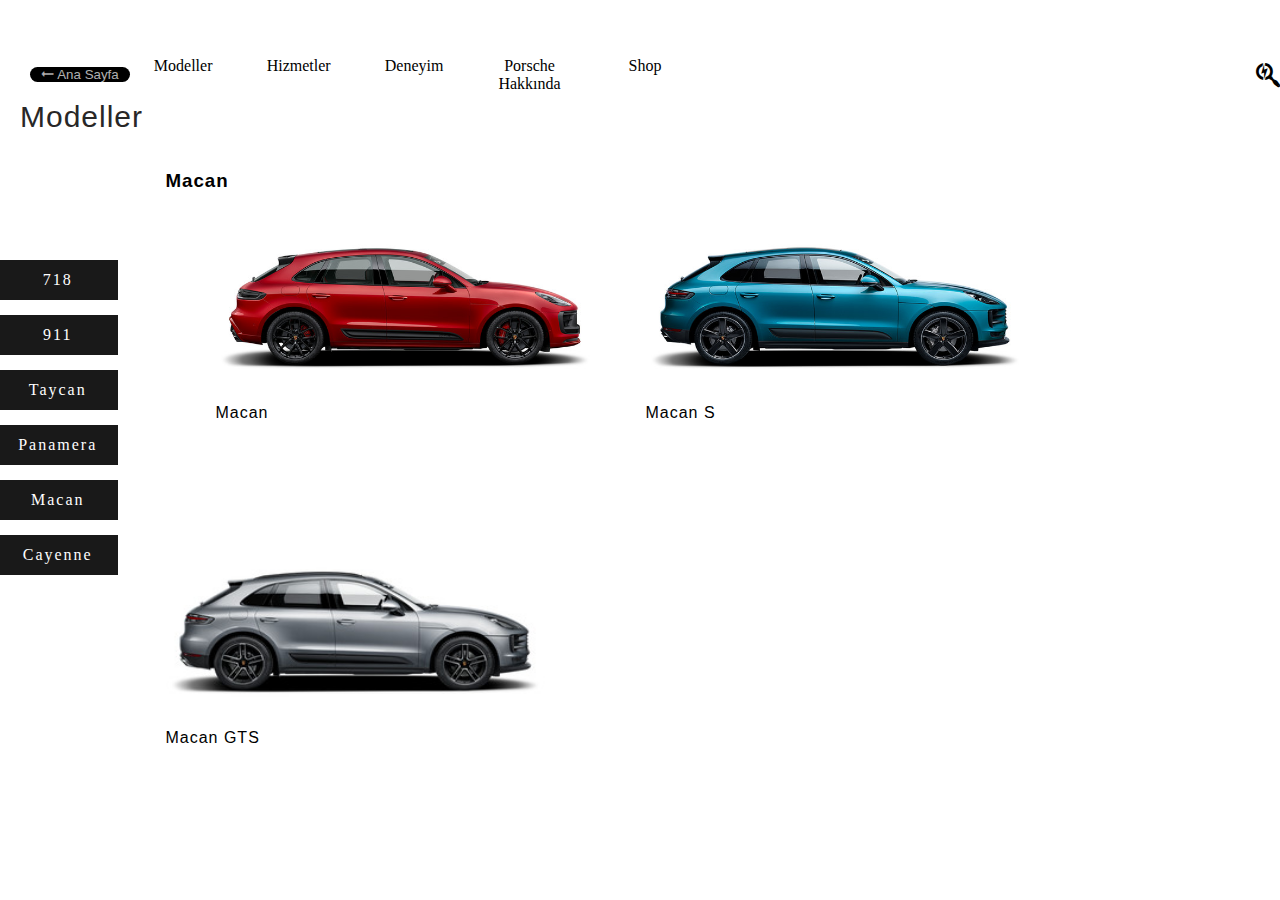
<file: Porsche/macan.html>
<!DOCTYPE html>
<html lang="en">
<head>
    <meta charset="UTF-8">
    <meta name="viewport" content="width=device-width, initial-scale=1.0">
    <title>Macan</title>
    <link rel="stylesheet" href="911.css">
    <link rel="stylesheet" href="https://cdnjs.cloudflare.com/ajax/libs/font-awesome/6.5.1/css/all.min.css">
</head>
<body>
    <aside>
        <a href="index.html">718</a>
        <a href="911.html">911</a>
        <a href="taycan.html">Taycan</a>
        <a href="panamera.html">Panamera</a>
        <a href="macan.html">Macan</a>
        <a href="cayenne.html">Cayenne</a>
    </aside>
    <header>
        <ul class="menu">
            <li><a href="index.html">Modeller</a></li>
            <li><a href="hizmetzler.html">Hizmetler</a></li>
            <li><a href="deneyim.html">Deneyim</a></li>
            <li><a href="#">Porsche Hakkında</a></li>
            <li><a href="#">Shop</a></li>
        </ul>
        <div class="searchbutton">
            <input type="text" class="tbox-search">
            <a href="index.html">
                <i class="fa-brands fa-searchengin"></i>
            </a>
            </div>
    </header>
<main>
    <div class="texts">
    <p>Modeller</p>
    <h3>Macan</h3>
    <a href="porsche.html"><input type="button" value="🠔 Ana Sayfa" id="btngeri"></a>
</div>
<div class="box">
    <img src="imgs/m1.jpg" alt="">
    <a href="https://www.porsche.com.tr/modeller/718-modelleri">Macan</a>
</div>
<div class="box">
    <img src="imgs/m2.jpg" alt="">
    <a href="https://www.porsche.com.tr/modeller/718-gts-cayman">Macan S</a>
</div>
<div class="box">
    <img src="imgs/m3.jpg" alt="">
    <a href="https://www.porsche.com.tr/modeller/718-cayman-style-edition">Macan GTS</a>
</div>
</main>
</body>
</html>
</file>
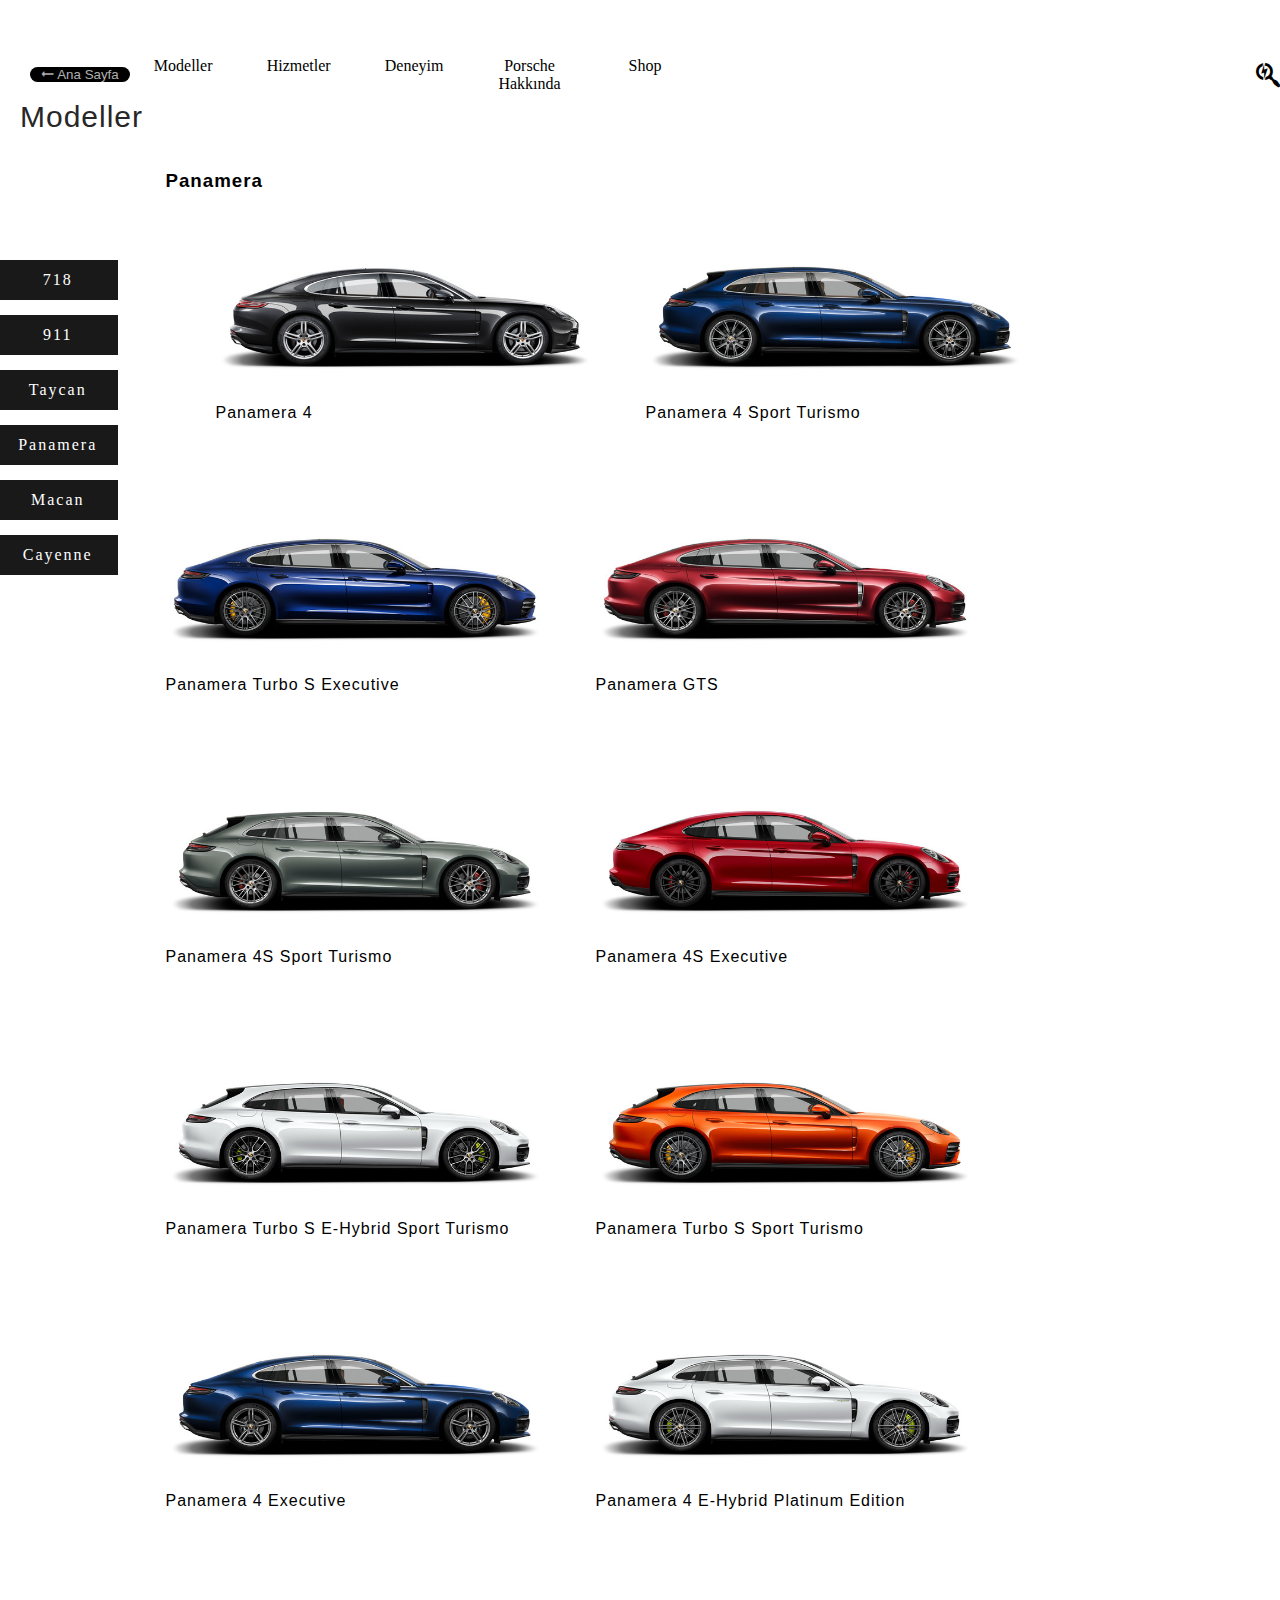
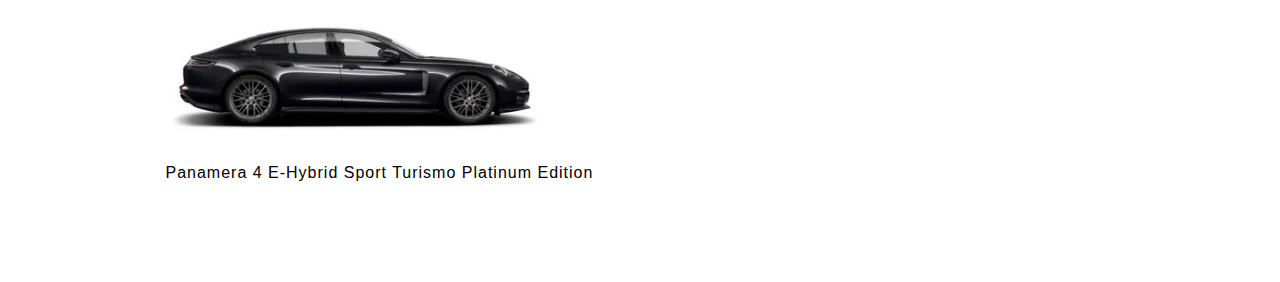
<file: Porsche/panamera.html>
<!DOCTYPE html>
<html lang="en">
<head>
    <meta charset="UTF-8">
    <meta name="viewport" content="width=device-width, initial-scale=1.0">
    <title>Panamera</title>
    <link rel="stylesheet" href="911.css">
    <link rel="stylesheet" href="https://cdnjs.cloudflare.com/ajax/libs/font-awesome/6.5.1/css/all.min.css">
</head>
<body>
    <aside>
        <a href="index.html">718</a>
        <a href="911.html">911</a>
        <a href="taycan.html">Taycan</a>
        <a href="panamera.html">Panamera</a>
        <a href="macan.html">Macan</a>
        <a href="cayenne.html">Cayenne</a>
    </aside>
    <header>
        <ul class="menu">
            <li><a href="index.html">Modeller</a></li>
            <li><a href="hizmetzler.html">Hizmetler</a></li>
            <li><a href="deneyim.html">Deneyim</a></li>
            <li><a href="#">Porsche Hakkında</a></li>
            <li><a href="#">Shop</a></li>
        </ul>
        <div class="searchbutton">
            <input type="text" class="tbox-search">
            <a href="index.html">
                <i class="fa-brands fa-searchengin"></i>
            </a>
            </div>
    </header>
<main>
    <div class="texts">
    <p>Modeller</p>
    <h3>Panamera</h3>
    <a href="http://127.0.0.1:5500/Porsche/Porsche/porsche.html"><input type="button" value="🠔 Ana Sayfa" id="btngeri"></a>
</div>
<div class="box">
    <img src="img/p10.jpg" alt="">
    <a href="https://www.porsche.com.tr/modeller/718-modelleri">Panamera 4</a>
</div>
<div class="box">
    <img src="img/p2.jpg" alt="">
    <a href="https://www.porsche.com.tr/modeller/718-gts-cayman">Panamera 4 Sport Turismo</a>
</div>
<div class="box">
    <img src="img/p7.jpg" alt="">
    <a href="https://www.porsche.com.tr/modeller/718-cayman-style-edition">Panamera Turbo S Executive</a>
</div>
<div class="box">
    <img src="img/p4.jpg" alt="">
    <a href="https://www.porsche.com.tr/modeller/718-boxster">Panamera GTS</a>
</div>
<div class="box">
    <img src="img/p5.jpg" alt="">
    <a href="https://www.porsche.com.tr/modeller/718-boxster-style-edition">Panamera 4S Sport Turismo</a>
</div>
<div class="box">
        <img src="img/p6.jpg" alt="">
<a href="https://www.porsche.com.tr/modeller/718-gts-cayman">Panamera 4S Executive</a>
 </div>
<div class="box">
    <img src="img/p3.jpg" alt="">
<a href="https://www.porsche.com.tr/modeller/718-gts-boxster">Panamera Turbo S E-Hybrid Sport Turismo</a>
</div>
<div class="box">
        <img src="img/p8.jpg" alt="">
    <a href="https://www.porsche.com.tr/modeller/718-gts-cayman">Panamera Turbo S Sport Turismo</a>
</div>
<div class="box">
    <img src="img/p9.jpg" alt="">
<a href="https://www.porsche.com.tr/modeller/718-gts-cayman">Panamera 4 Executive</a>
</div>
<div class="box">
    <img src="img/p1.jpg" alt="">
<a href="https://www.porsche.com.tr/modeller/718-gts-cayman">Panamera 4 E-Hybrid Platinum Edition</a>
</div>
<div class="box">
    <img src="img/p11.jpg" alt="">
<a href="https://www.porsche.com.tr/modeller/718-gts-cayman">Panamera 4 E-Hybrid Sport Turismo Platinum Edition</a>
</div>
</main>
</body>
</html>
</file>
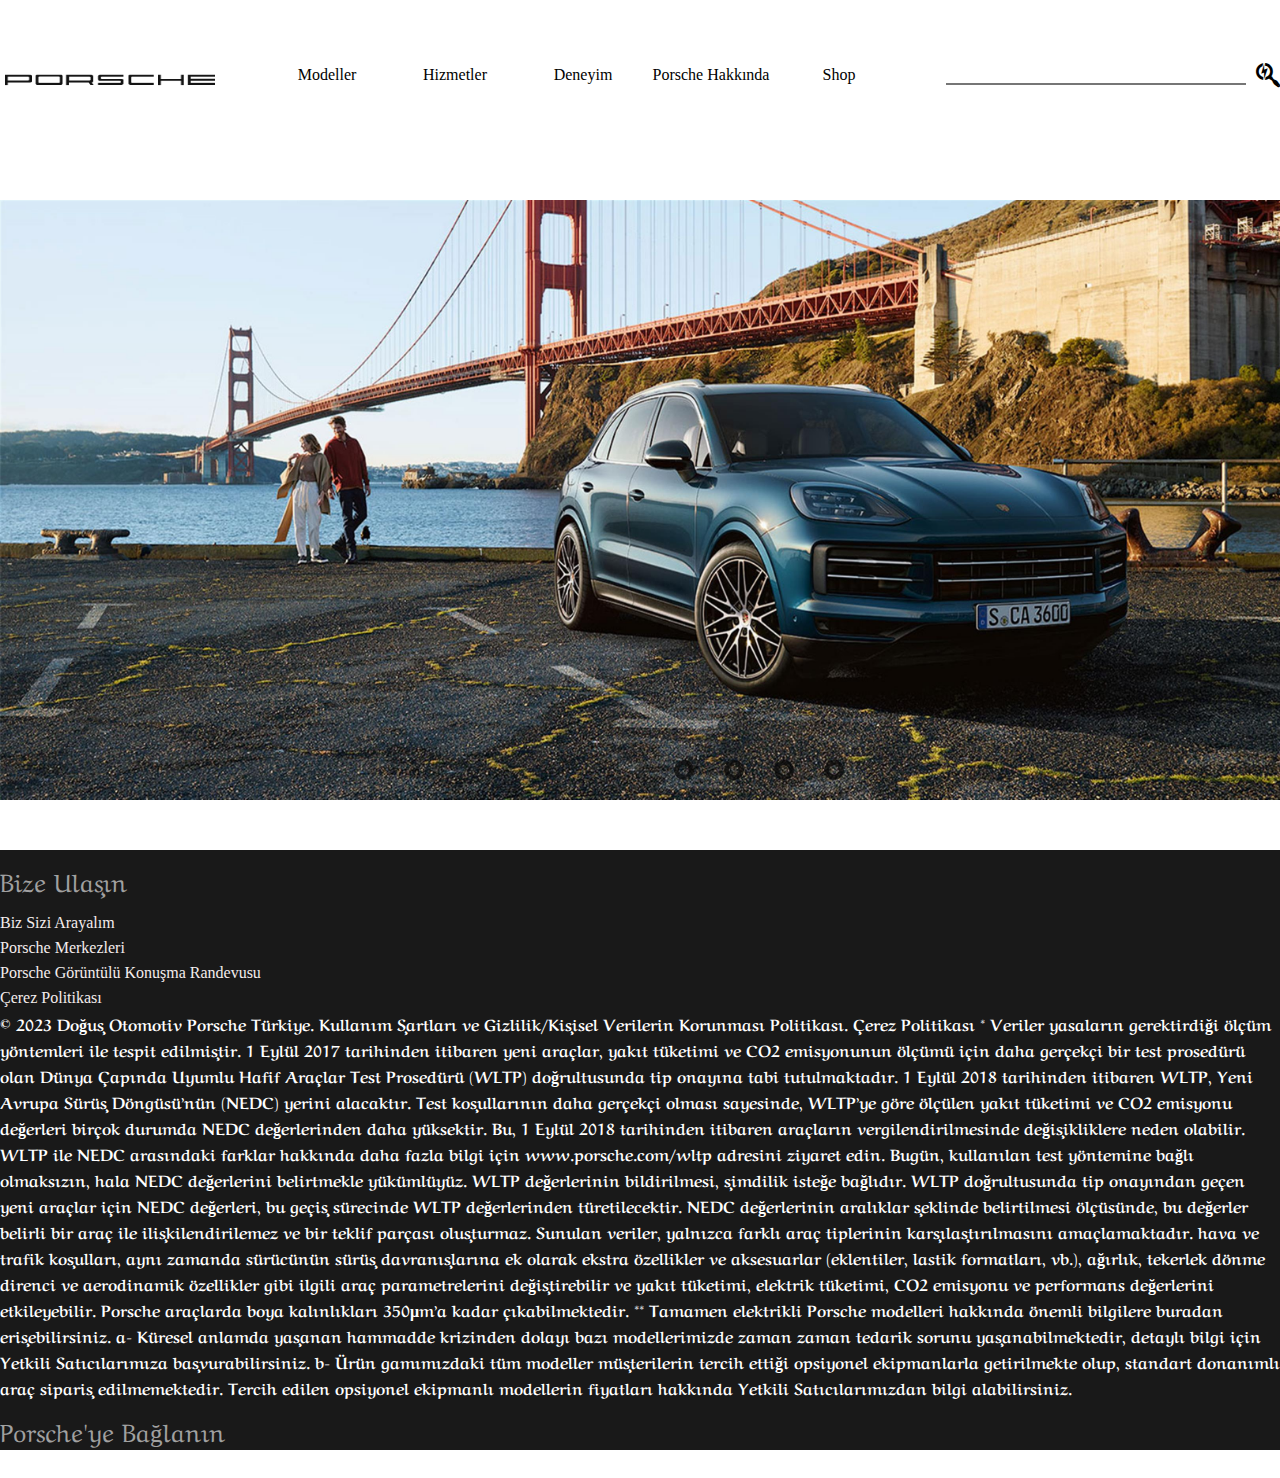
<file: Porsche/porsche.html>
<!DOCTYPE html>
<html lang="en">
<head>
    <meta charset="UTF-8">
    <meta name="viewport" content="width=device-width, initial-scale=1.0">
    <title>Porsche Türkiye</title>
    <link rel="stylesheet" href="porsche.css">
    <link rel="stylesheet" href="https://cdnjs.cloudflare.com/ajax/libs/font-awesome/6.5.1/css/all.min.css">
</head>
<body>
    <header>
        <img src="image/images/yazilogo.png" alt="">
        <ul class="menu">
            <li><a href="index.html">Modeller</a></li>
            <li><a href="hizmetzler.html">Hizmetler</a></li>
            <li><a href="deneyim.html">Deneyim</a></li>
            <li><a href="https://www.porsche.com.tr/porsche-hakkinda">Porsche Hakkında</a></li>
            <li><a href="https://shop.porsche.com.tr/">Shop</a></li>
        </ul>
        <div class="searchbutton">
            <input type="text" class="tbox-search">
            <a href="#">
                <i class="fa-brands fa-searchengin"></i>
            </a>
            </div>
    </header>
    <main>
        <section class="section">
        <div class="slider">
            <div class="slide">
<input type="radio" name="radio-btn" id="radio1">
<input type="radio" name="radio-btn" id="radio2">
<input type="radio" name="radio-btn" id="radio3">
<input type="radio" name="radio-btn" id="radio4">

<div class="st first">
    <img src="image/images/ap1.jpg" alt="">
</div>
<div class="st">
    <img src="image/images/ap2.jpg" alt="">
</div>
<div class="st">
    <img src="image/images/ap3.jpg" alt="">
</div>
<div class="st">
    <img src="image/images/ap4.jpg" alt="">
</div>

<div class="nav-auto">
    <div class="a-b1"></div>
    <div class="a-b2"></div>
    <div class="a-b3"></div>
    <div class="a-b4"></div>
</div>
    </div>
            <div class="nav-m">
                <label for="radio1" class="m-btn"></label>
                <label for="radio1" class="m-btn"></label>
                <label for="radio1" class="m-btn"></label>
                <label for="radio1" class="m-btn"></label>
            </div>
        </div>
    </section>
<script type="text/javascript">
var counter=1;
setInterval(function(){
document.getElementById('radio' + counter).checked=true;
counter++;
if(counter> 4){
counter = 1;
}
},3500);
</script>

    </main>
    <footer>
        <ul class="ulas">
            <p>Bize Ulaşın</p>
            <li><a href="https://www.porsche.com.tr/biz-sizi-arayalim">Biz Sizi Arayalım</a></li>
            <li><a href="https://www.porsche.com.tr/bir-porsche-merkezi-bul">Porsche Merkezleri</a></li>
            <li><a href="https://www.porsche.com.tr/goruntulu-konusma-randevu-talep-formu">Porsche Görüntülü Konuşma Randevusu</a></li>
            <li><a href="https://www.porsche.com.tr/cerez-politikasi">Çerez Politikası</a></li>
        </ul>
        <h4>
            © 2023 Doğuş Otomotiv Porsche Türkiye.  Kullanım Şartları ve Gizlilik/Kişisel Verilerin Korunması Politikası. Çerez Politikası 

            * Veriler yasaların gerektirdiği ölçüm yöntemleri ile tespit edilmiştir. 1 Eylül 2017 tarihinden itibaren yeni araçlar, yakıt tüketimi ve CO2 emisyonunun ölçümü için daha gerçekçi bir test prosedürü olan Dünya Çapında Uyumlu Hafif Araçlar Test Prosedürü (WLTP) doğrultusunda tip onayına tabi tutulmaktadır. 1 Eylül 2018 tarihinden itibaren WLTP, Yeni Avrupa Sürüş Döngüsü’nün (NEDC) yerini alacaktır. Test koşullarının daha gerçekçi olması sayesinde, WLTP’ye göre ölçülen yakıt tüketimi ve CO2 emisyonu değerleri birçok durumda NEDC değerlerinden daha yüksektir. Bu, 1 Eylül 2018 tarihinden itibaren araçların vergilendirilmesinde değişikliklere neden olabilir. WLTP ile NEDC arasındaki farklar hakkında daha fazla bilgi için www.porsche.com/wltp adresini ziyaret edin.
            
            Bugün, kullanılan test yöntemine bağlı olmaksızın, hala NEDC değerlerini belirtmekle yükümlüyüz. WLTP değerlerinin bildirilmesi, şimdilik isteğe bağlıdır. WLTP doğrultusunda tip onayından geçen yeni araçlar için NEDC değerleri, bu geçiş sürecinde WLTP değerlerinden türetilecektir. NEDC değerlerinin aralıklar şeklinde belirtilmesi ölçüsünde, bu değerler belirli bir araç ile ilişkilendirilemez ve bir teklif parçası oluşturmaz. Sunulan veriler, yalnızca farklı araç tiplerinin karşılaştırılmasını amaçlamaktadır. hava ve trafik koşulları, aynı zamanda sürücünün sürüş davranışlarına ek olarak ekstra özellikler ve aksesuarlar (eklentiler, lastik formatları, vb.), ağırlık, tekerlek dönme direnci ve aerodinamik özellikler gibi ilgili araç parametrelerini değiştirebilir ve yakıt tüketimi, elektrik tüketimi, CO2 emisyonu ve performans değerlerini etkileyebilir.
            
            Porsche araçlarda boya kalınlıkları 350μm’a kadar çıkabilmektedir.
            
            ** Tamamen elektrikli Porsche modelleri hakkında önemli bilgilere buradan erişebilirsiniz.
            
            a- Küresel anlamda yaşanan hammadde krizinden dolayı bazı modellerimizde zaman zaman tedarik sorunu yaşanabilmektedir, detaylı bilgi için Yetkili Satıcılarımıza başvurabilirsiniz.
            b- Ürün gamımızdaki tüm modeller müşterilerin tercih ettiği opsiyonel ekipmanlarla getirilmekte olup, standart donanımlı araç sipariş edilmemektedir. Tercih edilen opsiyonel ekipmanlı modellerin fiyatları hakkında Yetkili Satıcılarımızdan bilgi alabilirsiniz. </h4>
        <ul class="baglan">
            <p>Porsche'ye Bağlanın</p>
            <a href="https://www.instagram.com/porscheturkiye/"><i class="fa-brands fa-instagram"></i></a>
            <a href="https://www.youtube.com/channel/UCpvFEymHxtyckeqVWWT1DRQ"><i class="fa-brands fa-youtube"></i></a>
            <a href="https://twitter.com/porsche"><i class="fa-brands fa-twitter"></i></a>
            <a href="https://www.facebook.com/porsche/"><i class="fa-brands fa-facebook"></i></a>
            <a href="https://tr.pinterest.com/porsche/"><i class="fa-brands fa-pinterest"></i></a>
        </ul>
    </footer>
</body>
</html>
</file>
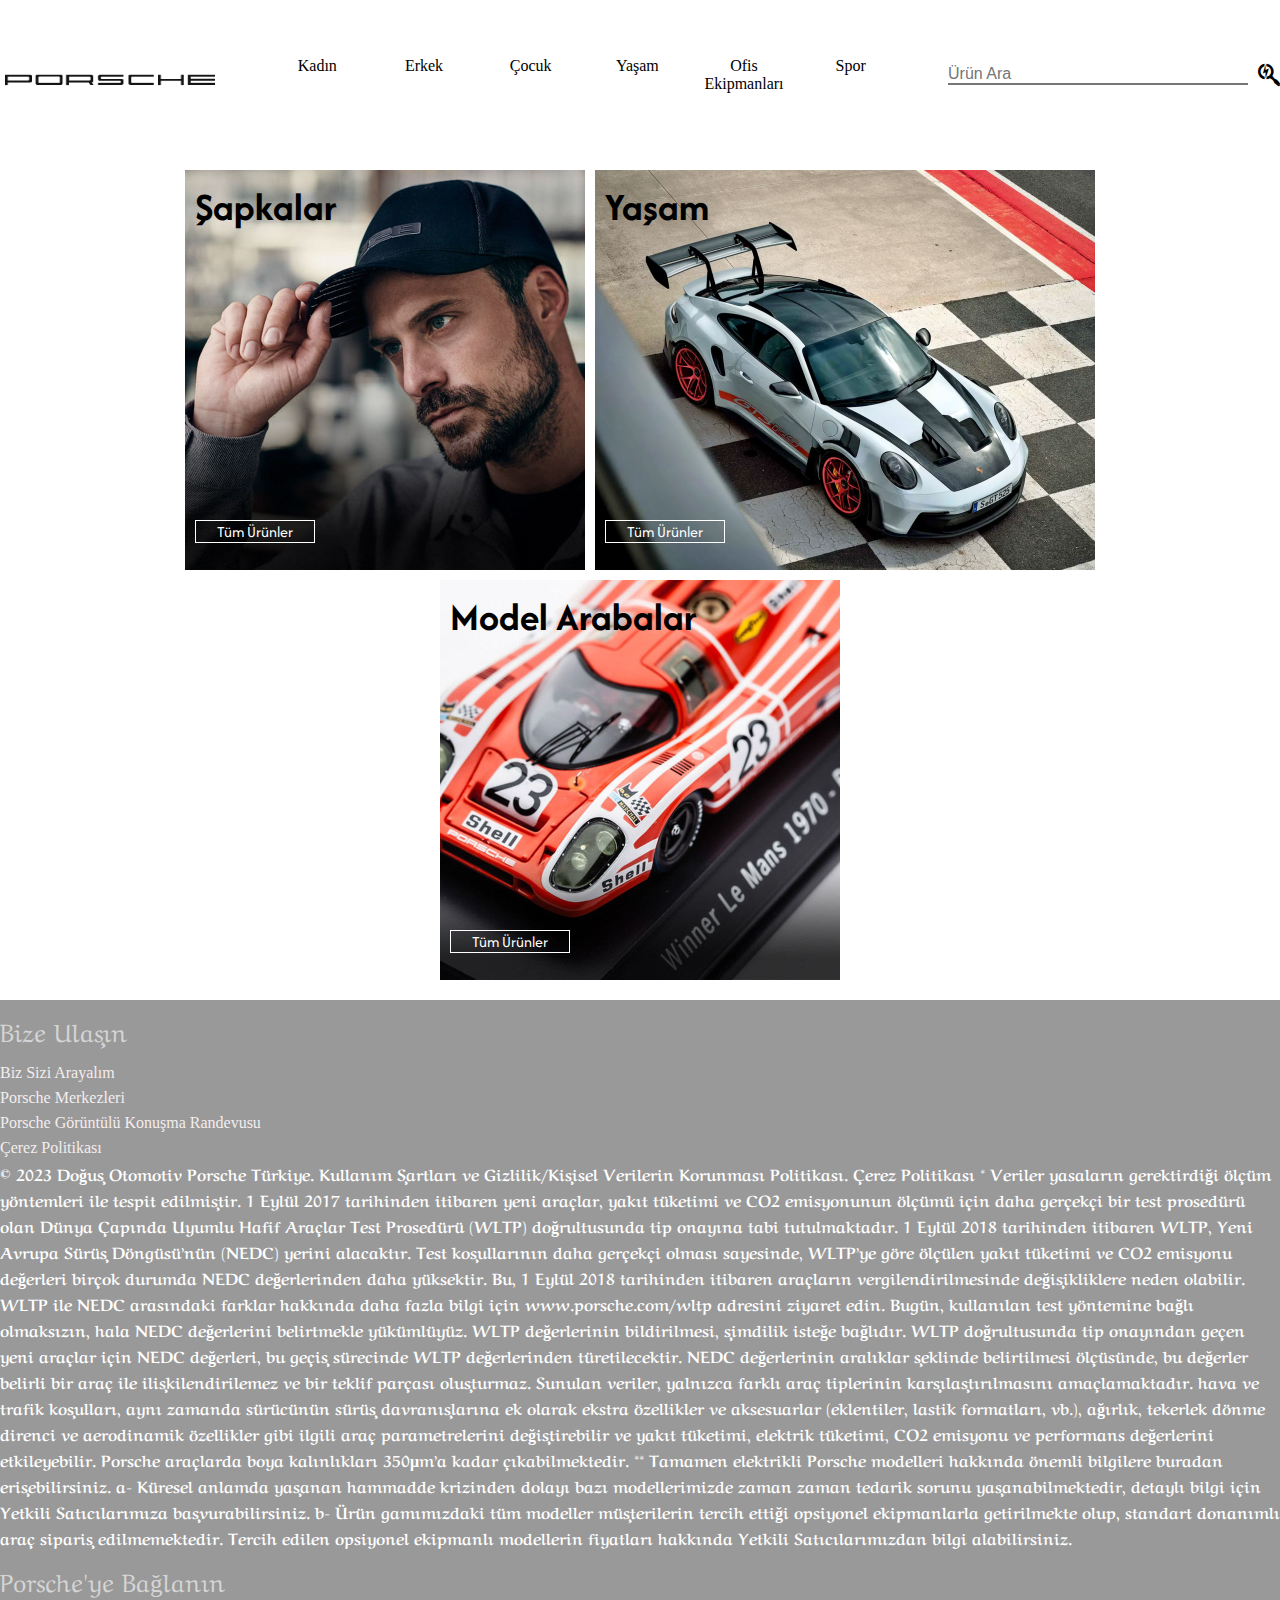
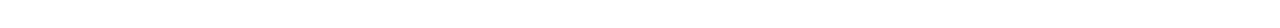
<file: Porsche/shop.html>
<!DOCTYPE html>
<html lang="en">
<head>
    <meta charset="UTF-8">
    <meta name="viewport" content="width=device-width, initial-scale=1.0">
    <title>Shop</title>
    <link rel="stylesheet" href="shop.css">
    <link rel="stylesheet" href="https://cdnjs.cloudflare.com/ajax/libs/font-awesome/6.5.1/css/all.min.css">
</head>
<body>
    <header>
        <img src="image/images/yazilogo.png" alt="">
        <ul class="menu">
            <li><a href="https://shop.porsche.com.tr/women">Kadın</a></li>
            <li><a href="https://shop.porsche.com.tr/erkek">Erkek</a></li>
            <li><a href="https://shop.porsche.com.tr/%C3%A7ocuk">Çocuk</a></li>
            <li><a href="https://shop.porsche.com.tr/ya%C5%9Fam">Yaşam</a></li>
            <li><a href="https://shop.porsche.com.tr/kitap-takvim">Ofis Ekipmanları</a></li>
            <li><a href="https://shop.porsche.com.tr/spor">Spor</a></li>
        </ul>
        <div class="searchbutton">
            <input type="text" class="tbox-search" placeholder="Ürün Ara">
            <a href="index.html">
                <i class="fa-brands fa-searchengin"></i>
            </a>
            </div>
    </header>
    <main>
        <div class="container">
            <div class="sapka">
                <div class="text1">
                    <a href="https://shop.porsche.com.tr/%C5%9Fapkalar">Tüm Ürünler</a>
            <h3>Şapkalar</h3>
                </div>
            <img src="image/images/sapka.jpg" alt="">
            </div>
            
            <div class="yasam">
                <div class="text2">
                    <a href="https://shop.porsche.com.tr/ya%C5%9Fam">Tüm Ürünler</a>
            <h3>Yaşam</h3>
                </div>
            <img src="image/images/yasams.webp" alt="">
            </div>
            
            <div class="araba">
                <div class="text3">
                    <a href="https://shop.porsche.com.tr/model-arabalar">Tüm Ürünler</a>
            <h3>Model Arabalar</h3>
                </div>
            <img src="image/images/modelaraba.jpg" alt="">
            </div>
        </div>
    </main>
    <footer>
        <ul class="ulas">
            <p>Bize Ulaşın</p>
            <li><a href="https://www.porsche.com.tr/biz-sizi-arayalim">Biz Sizi Arayalım</a></li>
            <li><a href="https://www.porsche.com.tr/bir-porsche-merkezi-bul">Porsche Merkezleri</a></li>
            <li><a href="https://www.porsche.com.tr/goruntulu-konusma-randevu-talep-formu">Porsche Görüntülü Konuşma Randevusu</a></li>
            <li><a href="https://www.porsche.com.tr/cerez-politikasi">Çerez Politikası</a></li>
        </ul>
        <h4>
            © 2023 Doğuş Otomotiv Porsche Türkiye.  Kullanım Şartları ve Gizlilik/Kişisel Verilerin Korunması Politikası. Çerez Politikası 

            * Veriler yasaların gerektirdiği ölçüm yöntemleri ile tespit edilmiştir. 1 Eylül 2017 tarihinden itibaren yeni araçlar, yakıt tüketimi ve CO2 emisyonunun ölçümü için daha gerçekçi bir test prosedürü olan Dünya Çapında Uyumlu Hafif Araçlar Test Prosedürü (WLTP) doğrultusunda tip onayına tabi tutulmaktadır. 1 Eylül 2018 tarihinden itibaren WLTP, Yeni Avrupa Sürüş Döngüsü’nün (NEDC) yerini alacaktır. Test koşullarının daha gerçekçi olması sayesinde, WLTP’ye göre ölçülen yakıt tüketimi ve CO2 emisyonu değerleri birçok durumda NEDC değerlerinden daha yüksektir. Bu, 1 Eylül 2018 tarihinden itibaren araçların vergilendirilmesinde değişikliklere neden olabilir. WLTP ile NEDC arasındaki farklar hakkında daha fazla bilgi için www.porsche.com/wltp adresini ziyaret edin.
            
            Bugün, kullanılan test yöntemine bağlı olmaksızın, hala NEDC değerlerini belirtmekle yükümlüyüz. WLTP değerlerinin bildirilmesi, şimdilik isteğe bağlıdır. WLTP doğrultusunda tip onayından geçen yeni araçlar için NEDC değerleri, bu geçiş sürecinde WLTP değerlerinden türetilecektir. NEDC değerlerinin aralıklar şeklinde belirtilmesi ölçüsünde, bu değerler belirli bir araç ile ilişkilendirilemez ve bir teklif parçası oluşturmaz. Sunulan veriler, yalnızca farklı araç tiplerinin karşılaştırılmasını amaçlamaktadır. hava ve trafik koşulları, aynı zamanda sürücünün sürüş davranışlarına ek olarak ekstra özellikler ve aksesuarlar (eklentiler, lastik formatları, vb.), ağırlık, tekerlek dönme direnci ve aerodinamik özellikler gibi ilgili araç parametrelerini değiştirebilir ve yakıt tüketimi, elektrik tüketimi, CO2 emisyonu ve performans değerlerini etkileyebilir.
            
            Porsche araçlarda boya kalınlıkları 350μm’a kadar çıkabilmektedir.
            
            ** Tamamen elektrikli Porsche modelleri hakkında önemli bilgilere buradan erişebilirsiniz.
            
            a- Küresel anlamda yaşanan hammadde krizinden dolayı bazı modellerimizde zaman zaman tedarik sorunu yaşanabilmektedir, detaylı bilgi için Yetkili Satıcılarımıza başvurabilirsiniz.
            b- Ürün gamımızdaki tüm modeller müşterilerin tercih ettiği opsiyonel ekipmanlarla getirilmekte olup, standart donanımlı araç sipariş edilmemektedir. Tercih edilen opsiyonel ekipmanlı modellerin fiyatları hakkında Yetkili Satıcılarımızdan bilgi alabilirsiniz. </h4>
        <ul class="baglan">
            <p>Porsche'ye Bağlanın</p>
            <a href="https://www.instagram.com/porscheturkiye/"><i class="fa-brands fa-instagram"></i></a>
            <a href="https://www.youtube.com/channel/UCpvFEymHxtyckeqVWWT1DRQ"><i class="fa-brands fa-youtube"></i></a>
            <a href="https://twitter.com/porsche"><i class="fa-brands fa-twitter"></i></a>
            <a href="https://www.facebook.com/porsche/"><i class="fa-brands fa-facebook"></i></a>
            <a href="https://tr.pinterest.com/porsche/"><i class="fa-brands fa-pinterest"></i></a>
        </ul>
    </footer>
</file>
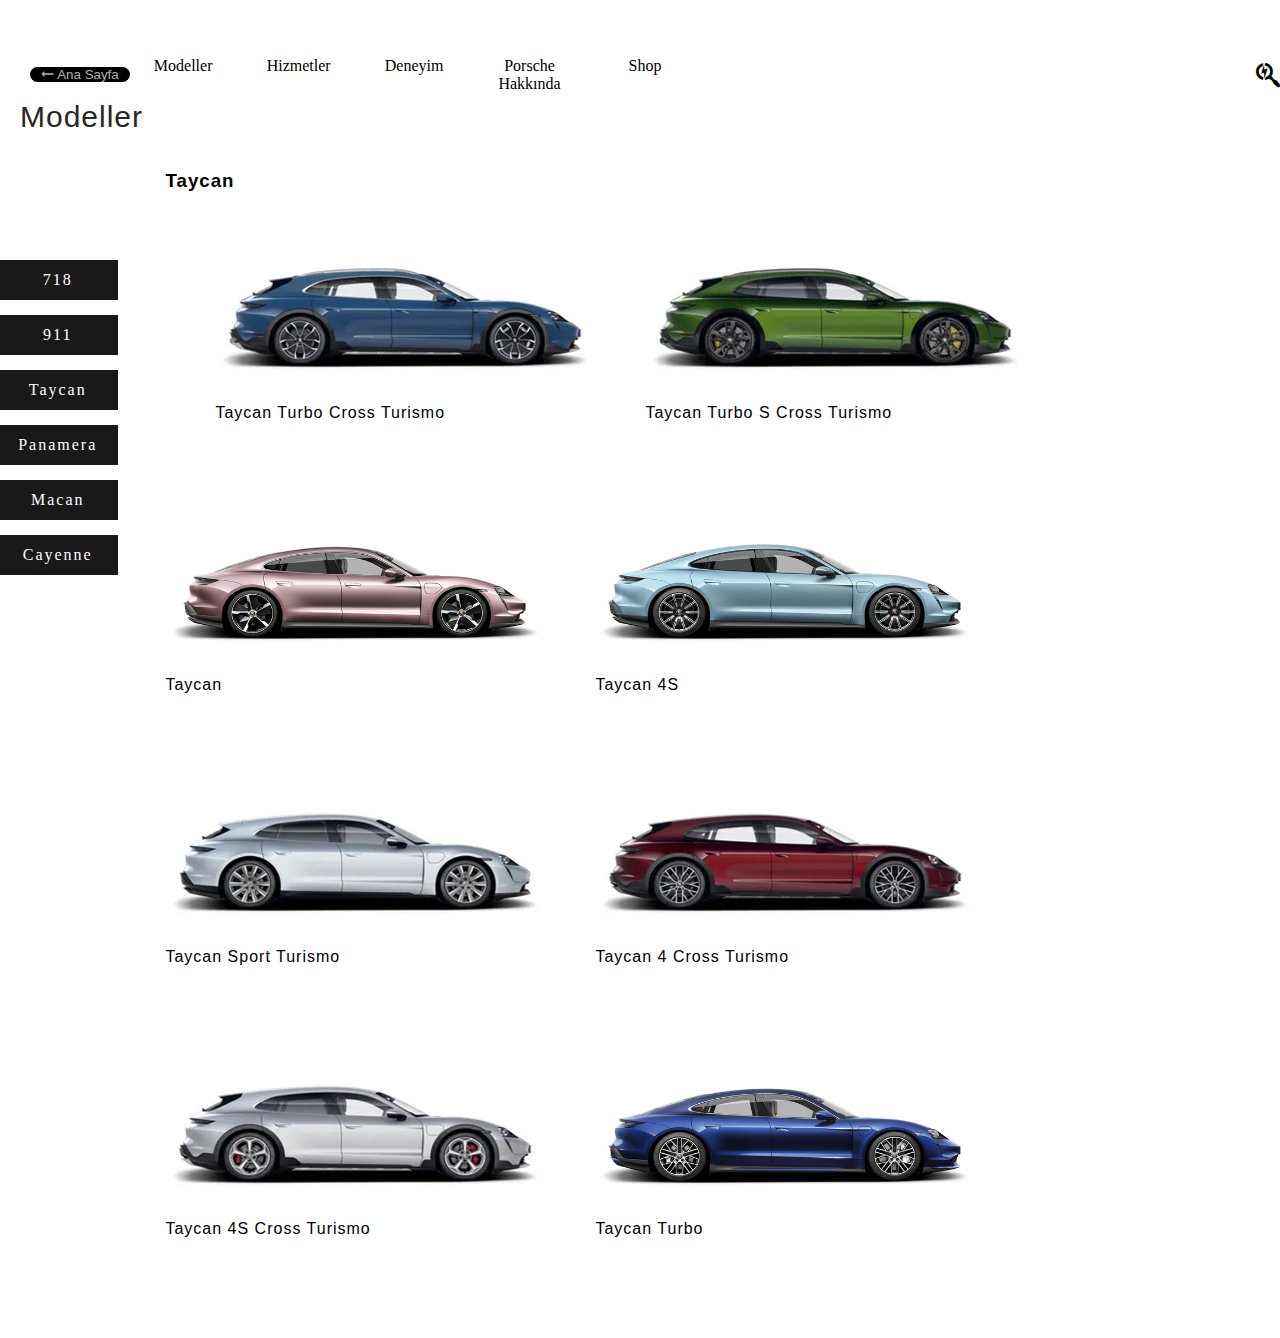
<file: Porsche/taycan.html>
<!DOCTYPE html>
<html lang="en">
<head>
    <meta charset="UTF-8">
    <meta name="viewport" content="width=device-width, initial-scale=1.0">
    <title>Taycan</title>
    <link rel="stylesheet" href="911.css">
    <link rel="stylesheet" href="https://cdnjs.cloudflare.com/ajax/libs/font-awesome/6.5.1/css/all.min.css">
</head>
<body>
    <aside>
        <a href="index.html">718</a>
        <a href="911.html">911</a>
        <a href="taycan.html">Taycan</a>
        <a href="panamera.html">Panamera</a>
        <a href="macan.html">Macan</a>
        <a href="cayenne.html">Cayenne</a>
    </aside>
    <header>
        <ul class="menu">
            <li><a href="index.html">Modeller</a></li>
            <li><a href="hizmetzler.html">Hizmetler</a></li>
            <li><a href="deneyim.html">Deneyim</a></li>
            <li><a href="#">Porsche Hakkında</a></li>
            <li><a href="#">Shop</a></li>
        </ul>
        <div class="searchbutton">
            <input type="text" class="tbox-search">
            <a href="index.html">
                <i class="fa-brands fa-searchengin"></i>
            </a>
            </div>
    </header>
<main>
    <div class="texts">
    <p>Modeller</p>
    <h3>Taycan</h3>
    <a href="http://127.0.0.1:5500/Porsche/Porsche/porsche.html"><input type="button" value="🠔 Ana Sayfa" id="btngeri"></a>
</div>
<div class="box">
    <img src="images/taycan5.jpg" alt="">
    <a href="https://www.porsche.com.tr/modeller/718-modelleri">Taycan Turbo Cross Turismo</a>
</div>
<div class="box">
    <img src="images/taycan6.jpg" alt="">
    <a href="https://www.porsche.com.tr/modeller/718-gts-cayman">Taycan Turbo S Cross Turismo</a>
</div>
<div class="box">
    <img src="images/taycan4.jpg" alt="">
    <a href="https://www.porsche.com.tr/modeller/718-cayman-style-edition">Taycan</a>
</div>
<div class="box">
    <img src="images/taycan7.jpg" alt="">
    <a href="https://www.porsche.com.tr/modeller/718-boxster">Taycan 4S</a>
</div>
<div class="box">
    <img src="images/taycan1.jpg" alt="">
    <a href="https://www.porsche.com.tr/modeller/718-boxster-style-edition">Taycan Sport Turismo</a>
</div>
<div class="box">
        <img src="images/taycan2.jpg" alt="">
<a href="https://www.porsche.com.tr/modeller/718-gts-cayman">Taycan 4 Cross Turismo</a>
 </div>
<div class="box">
    <img src="images/taycan3.jpg" alt="">
<a href="https://www.porsche.com.tr/modeller/718-gts-boxster">Taycan 4S Cross Turismo</a>
</div>
<div class="box">
        <img src="images/taycan8.jpg" alt="">
    <a href="https://www.porsche.com.tr/modeller/718-gts-cayman">Taycan Turbo</a>
</div>
</main>
</body>
</html>
</file>
<file: Porsche/styles.css>
@import url('https://fonts.googleapis.com/css2?family=Afacad:wght@500&family=Aref+Ruqaa+Ink&family=Arimo:wght@500&family=Dancing+Script:wght@600&family=Indie+Flower&family=Kanit:wght@500&family=Lato:wght@400;700;900&family=Lexend&family=Montserrat:wght@300;400&family=Mukta:wght@500&family=Open+Sans:wght@300;600&family=Poppins:wght@100;200;300;400;500;600;700&family=Roboto+Condensed:wght@100&family=Roboto:ital,wght@1,500&family=Shadows+Into+Light&display=swap');
*{
    padding: 0;
    margin: 0;
    box-sizing: border-box;
}
ul{
    list-style: none;
}

body{

    min-height: 100vh;
    display: grid;
    gap: 20px;
    grid-template-areas:
    "header"
    "main"
    "footer"
    ;
    grid-template-rows: 150px 1fr 50px;
    grid-template-columns: minmax(400px,10fr);
}
header{
    grid-area: header;
    display: flex;
    justify-content: space-between;
}
header > img{
    flex: 1 1 100px;
    max-width: 220px;
    min-height: 160px;
    padding: 5px;
}
.menu{
    flex: 1 1 600px;
    max-width: 50%;
    min-width: 200px;

    display: flex;
    justify-content: center;
    align-self: center;

}

.menu li{
    flex: 1 1 20%;
    text-align: center;
    justify-content: flex-end;
}

.menu li a{
    text-decoration: none;
    color: #000;
    
}
.menu li a:hover{
text-decoration:underline;
}
.searchbutton{
    display: flex;
    justify-content: center;
    align-items: center;
    border:gray;
    gap:10px;
align-self: center;
    }
    .searchbutton> a{
        display: flex;
        justify-content: center;
        align-items: center;
        font-size: 27px;
        text-decoration: none;
        color: #000;
    }
    .searchbutton > input{
        height: 20px;
        width: 300px;
    font-size: medium;
    color: #171717;
    font-weight: bold;
    border-top: none;
    border-left: none;
    border-right:none ;
    }
main{
    grid-area: main;
    font-family: 'Afacad', sans-serif;
    display: flex;
    text-align: start;
    flex-wrap: wrap;
    justify-content: center;
    gap: 50px;
}
.texts> p h3 a{
display: flex;
position: absolute;
left:10px;
top: 10px;
}
.texts >p{
position: absolute;
top: 100px;
left: 20px;
font-size: 30px;
font-family: 'Afacad', sans-serif;
color: #282727;
}
.texts > a{
position: absolute;
left: 30px;
top: 65px;
}
.texts > a >input[type=button]{
width: 200px;
border: none;
color: rgb(0, 0, 0,0.1);
background: rgb(255, 255, 255,0.1);
}
.box >p{
color: rgb(164, 17, 17);
}
.box> img{
width: 380px;
height: 200px;
}
main >.box > img a{
    text-align: start;
    display: flex;
    flex:1 1 25%;
    max-width: 25%;
    background-color: bisque;
}
main > .box> a{
    display: flex;
text-align: start;
align-self: flex-start;
text-decoration: none;
align-items: center;
color: #000;
}
footer{
    background-color: rgba(36, 29, 29, 0.8);
    height: 600px;
    flex-wrap: wrap;
    grid-area: footer;
    display: flex;

    align-items: center;
}
ul > p{
font-size: 25px;
font-weight: lighter;
font-family: 'Aref Ruqaa Ink', serif;
color: rgb(255, 255, 255,0.6); 
line-height: 60px;
}
footer > .ulas{

line-height: 25px;
}
footer > .ulas >li a{
text-decoration: none;   
color: #f4eded;
}
footer > .ulas >li a:hover{
    text-decoration: underline;
}
footer > h4{
color: white;
font-family: 'Aref Ruqaa Ink', serif;
text-align: start;
max-width: 100%;
}
footer > .baglan >a i{
    text-decoration: none;
    letter-spacing: 17px;
    color: #fff;    
    }
        @media screen and (max-width:480px)  {
            header,main,footer{
                background-color: rgb(255, 255, 255);
            }
        }
        @media (min-width:480px) and (max-width:768px) {
            header,main,footer{
                background-color: rgb(255, 255, 255);
            }
        }
</file>
<file: Porsche/911.css>
*{
    padding: 0;
    margin: 0;
    border: 0;
    box-sizing: border-box;
}
ul{
    list-style: none;
}

body{

    min-height: 100vh;
    display: grid;
    gap: 10px;
    grid-template-areas:
    "aside header"
    "aside main"
    "aside footer"
    ;
    grid-template-rows: 150px 1fr 50px;
    grid-template-columns: minmax(50px,1fr) minmax(400px,10fr);
}
aside{
    grid-area: aside;
    display: flex;
    flex-direction: column;
    letter-spacing: 2px;
    line-height: 40px;
    gap: 15px;
    padding: 10px;
}
aside>a{
text-decoration: none;
align-self: center;
text-align: start;
background: rgb(0, 0, 0,0.9);
color: #fff;
width: 120px;
text-align: center;
position: relative;
top: 250px;
}
aside>a:hover{
background: #fff;
color: rgb(0, 0, 0);
border: 1px solid rgb(0, 0, 0);
}
header{
    grid-area: header;
    display: flex;
    justify-content: space-between;
}
header > img{
    flex: 1 1 100px;
    max-width: 220px;
    min-height: 160px;
    padding: 5px;
}
.menu{
    flex: 1 1 600px;
    max-width: 50%;
    min-width: 200px;

    display: flex;
    justify-content: center;
    align-self: center;

}

.menu li{
    flex: 1 1 20%;
    text-align: center;
    justify-content: center;
}

.menu li a{
    text-decoration: none;
    color: #000;
    
}
.menu li a:hover{
text-decoration:underline;
}
.searchbutton{
    display: flex;
    justify-content: center;
    align-items: center;
    border:gray;
    gap:10px;
align-self: center;
    }
    .searchbutton> a{
        display: flex;
        justify-content: center;
        align-items: center;
        font-size: 27px;
        text-decoration: none;
        color: #000;
    }
    .searchbutton > input{
        height: 20px;
        width: 300px;
    font-size: medium;
    color: #171717;
    font-weight: bold;
    border-top: none;
    border-left: none;
    border-right:none ;
    }
main{
    grid-area: main;
    font-family: 'Afacad', sans-serif;
    display: flex;
    text-align: start;
    flex-wrap: wrap;
    justify-content: start;
    gap: 50px;
    padding: 40px;
    letter-spacing: 1px;
}
header>.anasayfa{
color: #000;
text-decoration: none;
position: absolute;
top: 50px;
}
.texts> p h3 a{
display: flex;
position: absolute;
left:10px;
top: 10px;
}
.texts>h3{
position: absolute;
top: 170px
;
}
.texts >p{
position: absolute;
top: 100px;
left: 20px;
font-size: 30px;
font-family: 'Afacad', sans-serif;
color: #282727;
}
.texts > a{
position: absolute;
left: 30px;
top: 65px;
color: #000;
}
.texts > a >input[type=button]{
width: 100px;
border: none;
color: rgb(255, 255, 255,0.7);
background: rgb(0, 0, 0);
border-radius: 10px;
}
.box >p{
color: rgb(164, 17, 17);
}
.box> img{
width: 380px;
height: 200px;
}
main >.box > img a{
    text-align: start;
    display: flex;
    flex:1 1 25%;
    max-width: 25%;
    background-color: rgb(0, 0, 0);
}
main > .box> a{
display: flex;
text-align: start;
align-self:start;
text-decoration: none;
color: #000;
}
        @media screen and (max-width:480px)  {
            header,main,footer,aside{
                background-color: rgb(255, 255, 255);
            }
        }
        @media (min-width:480px) and (max-width:768px) {
            header,main,footer,aside{
                background-color: rgb(255, 255, 255);
            }
        }
</file>
<file: Porsche/deneyim.css>
@import url('https://fonts.googleapis.com/css2?family=Afacad:wght@500&family=Aref+Ruqaa+Ink&family=Arimo:wght@500&family=Dancing+Script:wght@600&family=Indie+Flower&family=Kanit:wght@500&family=Lato:wght@400;700;900&family=Lexend&family=Montserrat:wght@300;400&family=Mukta:wght@500&family=Open+Sans:wght@300;600&family=Poppins:wght@100;200;300;400;500;600;700&family=Roboto+Condensed:wght@100;200&family=Roboto:ital,wght@1,500&family=Shadows+Into+Light&display=swap');
*{
    padding: 0;
    margin: 0;
    box-sizing: border-box;
}
ul{
    list-style: none;
}

body{

    min-height: 100vh;
    display: grid;
    gap: 20px;
    grid-template-areas:
    "header"
    "main"
    "footer"
    ;
    grid-template-rows: 150px 1fr 50px;
    grid-template-columns: minmax(400px,10fr);
}
header{
    grid-area: header;
    display: flex;
    justify-content: space-between;
}
header > img{
    flex: 1 1 100px;
    max-width: 220px;
    min-height: 160px;
    padding: 5px;
}
.menu{
    flex: 1 1 600px;
    max-width: 50%;
    min-width: 200px;

    display: flex;
    justify-content: center;
    align-self: center;

}

.menu li{
    flex: 1 1 20%;
    text-align: center;
    justify-content: flex-end;
}

.menu li a{
    text-decoration: none;
    color: #000;
    
}
.menu li a:hover{
text-decoration:underline;
}
.searchbutton{
    display: flex;
    justify-content: center;
    align-items: center;
    border:gray;
    gap:10px;
align-self: center;
    }
    .searchbutton> a{
        display: flex;
        justify-content: center;
        align-items: center;
        font-size: 27px;
        text-decoration: none;
        color: #000;
    }
    .searchbutton > input{
        height: 20px;
        width: 300px;
    font-size: medium;
    color: #171717;
    font-weight: bold;
    border-top: none;
    border-left: none;
    border-right:none ;
    }
main{
    grid-area: main;
    font-family: 'Afacad', sans-serif;
    display: flex;
    flex-wrap: wrap;
    justify-content: center;
    gap: 10px;
    text-align: start;
}      
main>.kutu> img{
    display: flex;
    justify-content: center;
    align-self: center;
max-height: 100%;
flex: 1 1 60%;
max-width: 40%;
}
main>.kutu>h1{
    flex: 1 1 40%;
    max-width: 60%;
align-self: start;
}
main>.kutu>p{
    max-width: 40%;
flex: 1 1 49%;
font-size: 20px;
align-self: flex-start;
text-align: start;
}
main>.kutu>a{
    align-items: center;
flex: 1 1 10%;
max-width: 40%;
text-decoration: none;
}
main>.kutu>h4{
    max-width: 40%;
    display: flex;
align-items:center ;
text-align: center;
justify-content: start;
flex: 1 1 41%;
}
main> .kutu{
display: flex;
flex-direction: column;
flex-wrap: wrap;
flex: 1 1 40%;
text-align: center;
}     
footer{
    background-color: rgb(0, 0, 0,0.4);
    height: 600px;
    flex-wrap: wrap;
    grid-area: footer;
    display: flex;

    align-items: center;
}
ul > p{
font-size: 25px;
font-weight: lighter;
font-family: 'Aref Ruqaa Ink', serif;
color: rgb(255, 255, 255,0.6); 
line-height: 60px;
}
footer > .ulas{

line-height: 25px;
}
footer > .ulas >li a{
text-decoration: none;   
color: #f4eded;
}
footer > .ulas >li a:hover{
    text-decoration: underline;
}
footer > h4{
color: white;
font-family: 'Aref Ruqaa Ink', serif;
text-align: start;
max-width: 100%;
}
footer > .baglan >a i{
    text-decoration: none;
    letter-spacing: 17px;
    color: #fff;    
    }
    footer > .baglan >a i:hover{
    color: rgb(255, 255, 255,0.6);
    }
    @media screen and (max-width:480px)  {
        header,main,footer{
            background-color: rgb(242, 239, 236);
        }
    }
    @media (min-width:480px) and (max-width:768px) {
        header,main,footer{
            background-color: rgb(254, 255, 254);
        }
    }
</file>
<file: Porsche/hizmetler.css>
@import url('https://fonts.googleapis.com/css2?family=Afacad:wght@500&family=Aref+Ruqaa+Ink&family=Arimo:wght@500&family=Dancing+Script:wght@600&family=Indie+Flower&family=Kanit:wght@500&family=Lato:wght@400;700;900&family=Lexend&family=Montserrat:wght@300;400&family=Mukta:wght@500&family=Open+Sans:wght@300;600&family=Poppins:wght@100;200;300;400;500;600;700&family=Roboto+Condensed:wght@100;200&family=Roboto:ital,wght@1,500&family=Shadows+Into+Light&display=swap');
*{
    padding: 0;
    margin: 0;
    box-sizing: border-box;
}
ul{
    list-style: none;
}

body{

    min-height: 100vh;
    display: grid;
    gap: 20px;
    grid-template-areas:
    "header"
    "main"
    "footer"
    ;
    grid-template-rows: 150px 1fr 50px;
    grid-template-columns: minmax(400px,10fr);
}
header{
    grid-area: header;
    display: flex;
    justify-content: space-between;
}
header > img{
    flex: 1 1 100px;
    max-width: 220px;
    min-height: 160px;
    padding: 5px;
}
.menu{
    flex: 1 1 600px;
    max-width: 50%;
    min-width: 200px;

    display: flex;
    justify-content: center;
    align-self: center;

}

.menu li{
    flex: 1 1 20%;
    text-align: center;
    justify-content: flex-end;
}

.menu li a{
    text-decoration: none;
    color: #000;
    
}
.menu li a:hover{
text-decoration:underline;
}
.searchbutton{
    display: flex;
    justify-content: center;
    align-items: center;
    border:gray;
    gap:10px;
align-self: center;
    }
    .searchbutton> a{
        display: flex;
        justify-content: center;
        align-items: center;
        font-size: 27px;
        text-decoration: none;
        color: #000;
    }
    .searchbutton > input{
        height: 20px;
        width: 300px;
    font-size: medium;
    color: #171717;
    font-weight: bold;
    border-top: none;
    border-left: none;
    border-right:none ;
    }
main{
    grid-area: main;
    font-family: 'Afacad', sans-serif;
    display: flex;
    text-align: start;
    flex-wrap: wrap;
    justify-content: center;
}           
main>img{
display: flex;
max-height: 80%;
max-width: 100%;
}
main>ul>li>a{
display: flex;
border: 1px solid rgb(0, 0, 0);
justify-content: start;
align-items: start;
}
main >.abtn{
    position: absolute;
    left: 60px;
    top: 73px;
    color: #ffffff;
    width: 200px;
    height: 50px;
    gap: 10px;
    }
    main>ul{
    display: flex;
    flex:1 1 100%;
    gap: 10px;
    }
main>ul>li>a{
padding: 10px;
display: flex;
width: 150px;
font-size: 20px;
border-radius: 2px;
text-align: center;
align-self: start;
}
main>ul>li>a:hover{
    background: #fff;
    color: rgb(126, 24, 24);
    border: 2px solid rgb(122, 16, 16);
}
main>ul>p{
color: #000;
display: flex;
justify-content: center;
text-align: start;
align-items: start;
width: 350px;
}
    main>ul>li> a{
        display: flex;
    color: #000;
    text-decoration: none;
    background: rgb(142, 13, 13);
    color: #fff;
    }
footer{
    background-color: rgb(0, 0, 0,0.8);
    height: 600px;
    flex-wrap: wrap;
    grid-area: footer;
    display: flex;

    align-items: center;
}
ul > p{
font-size: 25px;
font-weight: lighter;
font-family: 'Aref Ruqaa Ink', serif;
color: rgb(255, 255, 255,0.6); 
line-height: 60px;
}
footer > .ulas{

line-height: 25px;
}
footer > .ulas >li a{
text-decoration: none;   
color: #f4eded;
}
footer > .ulas >li a:hover{
    text-decoration: underline;
}
footer > h4{
color: white;
font-family: 'Aref Ruqaa Ink', serif;
text-align: start;
max-width: 100%;
}
footer > .baglan >a i{
    text-decoration: none;
    letter-spacing: 17px;
    color: #fff;    
    }
    @media screen and (max-width:480px)  {
        header,main,footer{
            background-color: rgb(228, 224, 221);
        }
    }
    @media (min-width:480px) and (max-width:768px) {
        header,main,footer{
            background-color: rgb(255, 255, 255);
        }
    }
</file>
<file: Porsche/porsche.css>
@import url('https://fonts.googleapis.com/css2?family=Afacad:wght@500&family=Aref+Ruqaa+Ink&family=Arimo:wght@500&family=Dancing+Script:wght@600&family=Indie+Flower&family=Kanit:wght@500&family=Lato:wght@400;700;900&family=Lexend&family=Montserrat:wght@300;400&family=Mukta:wght@500&family=Open+Sans:wght@300;600&family=Poppins:wght@100;200;300;400;500;600;700&family=Roboto+Condensed:wght@100;200&family=Roboto:ital,wght@1,500&family=Shadows+Into+Light&display=swap');
*{
    padding: 0;
    margin: 0;
    box-sizing: border-box;
}
ul{
    list-style: none;
}

body{

    min-height: 100vh;
    display: grid;
    gap: 20px;
    grid-template-areas:
    "header"
    "main"
    "footer"
    ;
    grid-template-rows: 150px 1fr 50px;
    grid-template-columns: minmax(400px,10fr);
}
header{
    grid-area: header;
    display: flex;
    justify-content: space-between;
}
header > img{
    flex: 1 1 100px;
    max-width: 220px;
    min-height: 160px;
    padding: 5px;
}
.menu{
    flex: 1 1 600px;
    max-width: 50%;
    min-width: 200px;

    display: flex;
    justify-content: center;
    align-self: center;

}

.menu li{
    flex: 1 1 20%;
    text-align: center;
    justify-content: flex-end;
}

.menu li a{
    text-decoration: none;
    color: #000;
    
}
.menu li a:hover{
text-decoration:underline;
}
.searchbutton{
    display: flex;
    justify-content: center;
    align-items: center;
    border:gray;
    gap:10px;
align-self: center;
    }
    .searchbutton> a{
        display: flex;
        justify-content: center;
        align-items: center;
        font-size: 27px;
        text-decoration: none;
        color: #000;
    }
    .searchbutton > input{
        height: 20px;
        width: 300px;
    font-size: medium;
    color: #171717;
    font-weight: bold;
    border-top: none;
    border-left: none;
    border-right:none ;
    }
main{
    grid-area: main;
    font-family: 'Afacad', sans-serif;
    display: flex;
    flex-direction: column;
    flex-wrap: wrap;
    justify-content: center;
    align-items: flex-start;
}
.section{
display: flex;
margin: 0;
padding: 0;
max-height: 100vh;
justify-self: center;
align-items: center;
}
.slider{
    width: 1517px;
    height: 600px;
    overflow: hidden;
}
.slide{
    display: flex;
    width:1517%;
    height: 600px;
}
.slide input{
display: none;
}
.st{
width: 20%;
transition: 0.9s ease;
}
.st img{
width: 1517px;
height: 600px;
}
.nav-m{
position: absolute;
width: 1517px;
margin-top: -40px;
justify-content: center;
display: flex;
}
.m-btn{
border: 5px solid rgb(6, 6, 6,0.7);
padding: 5px;
border-radius: 10px;
cursor: pointer;
transition: 0.9s ease;
}
.m-btn:not(:last-child){
margin-right: 30px;
}
.m-btn:hover{
background-color: #000000;
}
#radio1:checked ~.first{
margin-left: 0;
}
#radio2:checked ~.first{
    margin-left: -20%;
    }
    #radio3:checked ~.first{
        margin-left: -40%;
        }
        #radio4:checked ~.first{
            margin-left: -60%;
            }
    .nav-auto div:not(:last-child){
    justify-content: center;
    }
    #radio1:checked ~.nav-auto .a-b1{
    background-color: pink;
    }
    #radio2:checked ~.nav-auto .a-b2{
        background-color: pink;
        }
        #radio3:checked ~.nav-auto .a-b3{
            background-color: pink;
            }
            #radio4:checked ~.nav-auto .a-b4{
                background-color: pink;
                }   
        .nav-auto div{
        transition: 0.9s ease;
        }            
footer{
    background-color: rgb(0, 0, 0,0.9);
    height: 600px;
    flex-wrap: wrap;
    grid-area: footer;
    display: flex;

    align-items: center;
}
ul > p{
font-size: 25px;
font-weight: lighter;
font-family: 'Aref Ruqaa Ink', serif;
color: rgb(255, 255, 255,0.6); 
line-height: 60px;
}
footer > .ulas{

line-height: 25px;
}
footer > .ulas >li a{
text-decoration: none;   
color: #f4eded;
}
footer > .ulas >li a:hover{
    text-decoration: underline;
}
footer > h4{
color: white;
font-family: 'Aref Ruqaa Ink', serif;
text-align: start;
max-width: 100%;
}
footer > .baglan >a i{
    text-decoration: none;
    letter-spacing: 17px;
    color: #fff;    
    }
    @media screen and (max-width:480px)  {
        header,main,footer{
            background-color: rgb(122, 109, 96);
        }
    }
    @media (min-width:480px) and (max-width:768px) {
        header,main,footer{
            background-color: rgb(53, 74, 60);
        }
    }
</file>
<file: Porsche/shop.css>
@import url('https://fonts.googleapis.com/css2?family=Afacad:wght@500&family=Aref+Ruqaa+Ink&family=Arimo:wght@500&family=Dancing+Script:wght@600&family=Indie+Flower&family=Kanit:wght@500&family=Lato:wght@400;700;900&family=Lexend&family=Montserrat:wght@300;400&family=Mukta:wght@500&family=Open+Sans:wght@300;600&family=Poppins:wght@100;200;300;400;500;600;700&family=Roboto+Condensed:wght@100;200&family=Roboto:ital,wght@1,500&family=Shadows+Into+Light&display=swap');
*{
    padding: 0;
    margin: 0;
    box-sizing: border-box;
}
ul{
    list-style: none;
}

body{

    min-height: 100vh;
    display: grid;
    gap: 20px;
    grid-template-areas:
    "header"
    "main"
    "footer"
    ;
    grid-template-rows: 150px 1fr 50px;
    grid-template-columns: minmax(400px,10fr);
}
header{
    grid-area: header;
    display: flex;
    justify-content: space-between;
}
header > img{
    flex: 1 1 100px;
    max-width: 220px;
    min-height: 160px;
    padding: 5px;
}
.menu{
    flex: 1 1 600px;
    max-width: 50%;
    min-width: 200px;

    display: flex;
    justify-content: center;
    align-self: center;

}

.menu li{
    flex: 1 1 20%;
    text-align: center;
    justify-content: flex-end;
}

.menu li a{
    text-decoration: none;
    color: #000;
    
}
.menu li a:hover{
text-decoration:underline;
}
.searchbutton{
    display: flex;
    justify-content: center;
    align-items: center;
    border:rgb(0, 0, 0);
    gap:10px;
align-self: center;
    }
    .searchbutton> a{
        display: flex;
        justify-content: center;
        align-items: center;
        font-size: 25px;
        text-decoration: none;
        color: #000;
    }
    .searchbutton > input{
        height: 20px;
        width: 300px;
    font-size: medium;
    color: #a49d9d;
    font-weight: lighter;
    border-top: none;
    border-left: none;
    border-right:none ;
    }
    .searchbutton > input:hover{
    color: rgb(5, 5, 5);
    }
main{
    grid-area: main;
    font-family: 'Afacad', sans-serif;
    display: flex;
    flex-wrap: wrap;
    justify-content: center;
    gap: 10px;
    text-align: start;
}     
.container{
display: flex;
flex-wrap: wrap;
flex: 1 1 100%;
align-items: center;
gap: 10px;
justify-content: center;
}
.container>.sapka{
position: relative;
}
.container>.sapka>img{
    display: flex;
    flex: 1 1 30%;
    max-height: 400px;
    max-width: 500px;
    }
    .container>.sapka>.text1>h3{
    position: absolute;
    top: 10px;
    left: 10px;
    color: #000000;
    font-size: 40px;
    }
    .container>.sapka>.text1>a{
    position: absolute;
    top: 350px;
    left: 10px;
    color: #fff;
    text-decoration: none;
    border: solid 1px #fff;
    width: 120px;
    text-align: center;
    }
    .container>.sapka>.text1>a:hover{
        border: solid 1px rgb(255, 255, 255,0.7);
        color: rgb(255, 255, 255,0.7);
    }
    .container>.yasam{
    position: relative;
    }
    .container>.yasam>img{
        display: flex;
        flex: 1 1 30%;
        max-height: 400px;
        max-width: 500px;
        }
    .container>.yasam>.text2>h3{
    position: absolute;
    top: 10px;
    left: 10px;
    color: #000000;
    font-size: 40px;
    }
    .container>.yasam>.text2>a{
    position: absolute;
    top: 350px;
    left: 10px;
    color: #ffffff;
    text-decoration: none;
    border: solid 1px #ffffff;
    width: 120px;
    text-align: center;
    }
    .container>.yasam>.text2>a:hover{
        border: solid 1px rgba(255, 255, 255, 0.7);
        color: rgba(255, 255, 255, 0.7);
    }
    .container>.araba{
    position: relative;
    }
        .container>.araba>img{
            display: flex;
            flex: 1 1 30%;
            max-height: 400px;
            max-width: 500px;
            }
            .container>.araba>.text3>h3{
                position: absolute;
                top: 10px;
                left: 10px;
                color: #000000;
                font-size: 40px;
                }
                .container>.araba>.text3>a{
                position: absolute;
                top: 350px;
                left: 10px;
                color: #fff;
                text-decoration: none;
                border: solid 1px #fff;
                width: 120px;
                text-align: center;
                }
                .container>.araba>.text3>a:hover{
                    border: solid 1px rgb(255, 255, 255,0.7);
                    color: rgb(255, 255, 255,0.7);
                }
footer{
    background-color: rgb(0, 0, 0,0.4);
    height: 600px;
    flex-wrap: wrap;
    grid-area: footer;
    display: flex;

    align-items: center;
}
ul > p{
font-size: 25px;
font-weight: lighter;
font-family: 'Aref Ruqaa Ink', serif;
color: rgb(255, 255, 255,0.6); 
line-height: 60px;
}
footer > .ulas{

line-height: 25px;
}
footer > .ulas >li a{
text-decoration: none;   
color: #f4eded;
}
footer > .ulas >li a:hover{
    text-decoration: underline;
}
footer > h4{
color: white;
font-family: 'Aref Ruqaa Ink', serif;
text-align: start;
max-width: 100%;
}
footer > .baglan >a i{
    text-decoration: none;
    letter-spacing: 17px;
    color: #fff;    
    }
    footer > .baglan >a i:hover{
    color: rgb(255, 255, 255,0.6);
    }
    @media screen and (max-width:480px)  {
        header,main,footer{
            background-color: rgb(242, 239, 236);
        }
    }
    @media (min-width:480px) and (max-width:768px) {
        header,main,footer{
            background-color: rgb(254, 255, 254);
        }
    }
</file>
